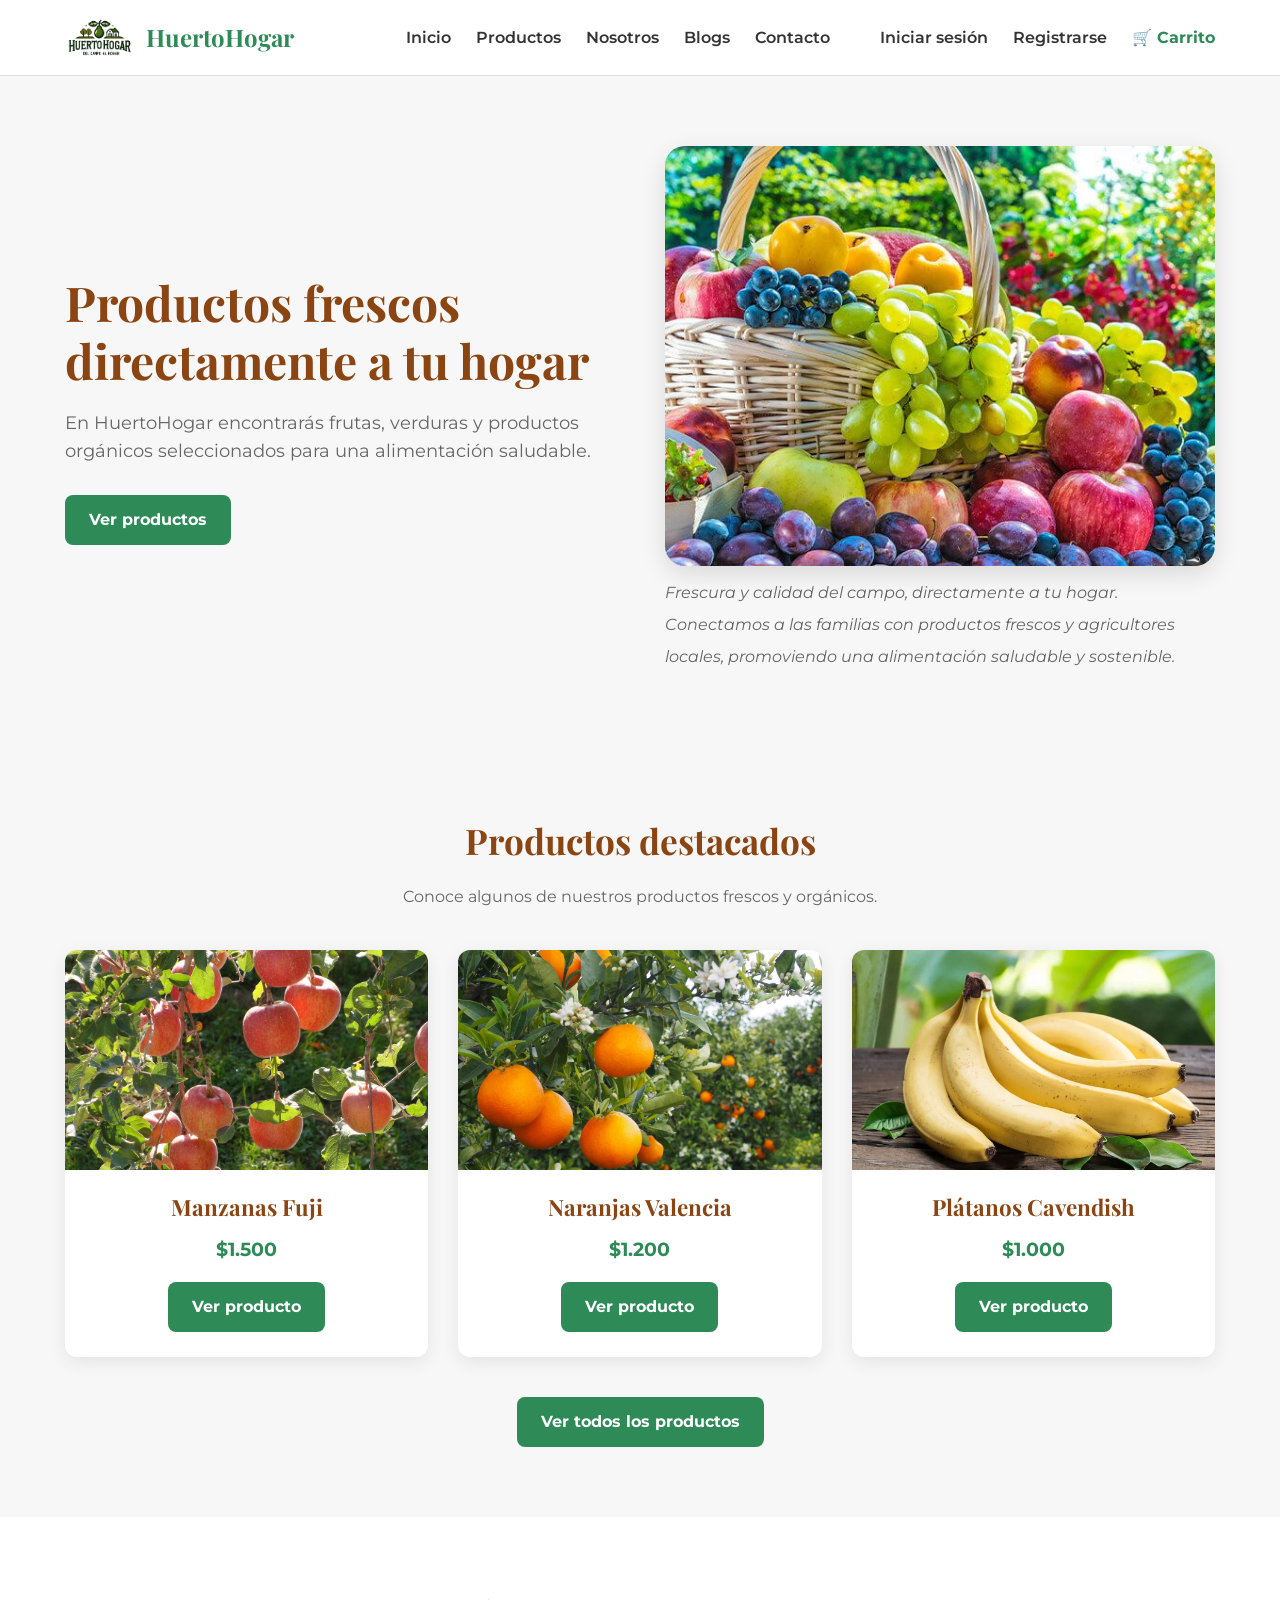
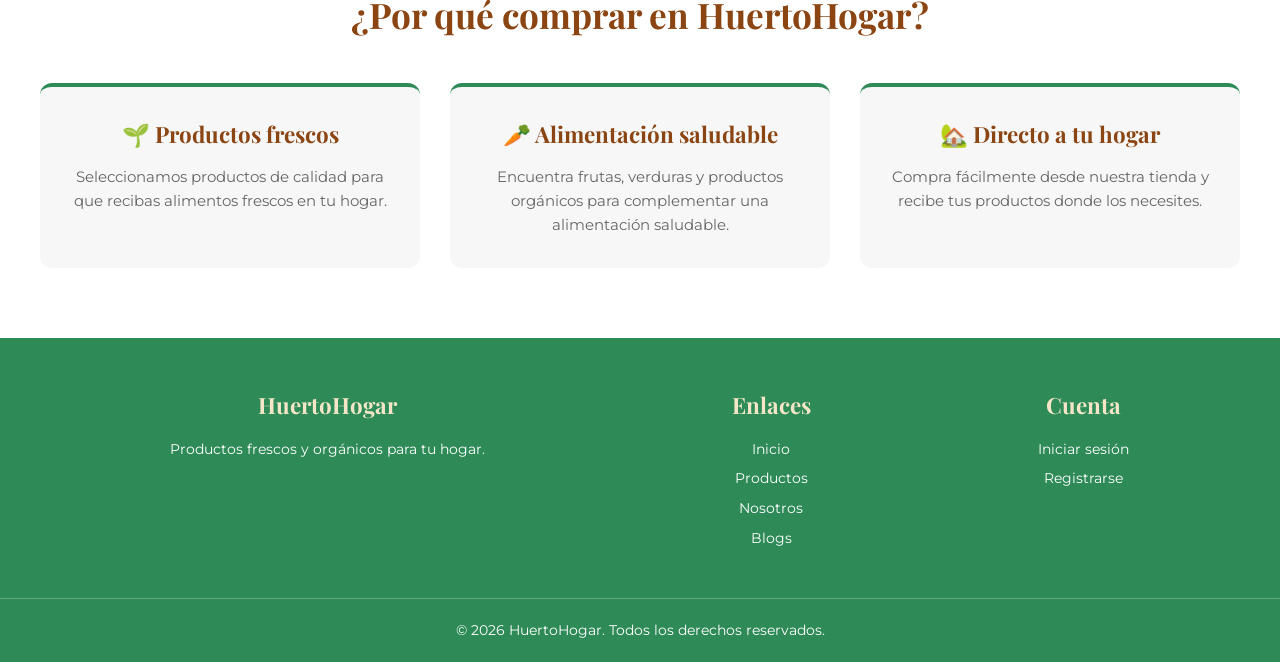
<file: proyecto-semestral/frontend/index.html>
<!DOCTYPE html>
<html lang="es">

<head>
    <meta charset="UTF-8">
    <meta name="viewport" content="width=device-width, initial-scale=1.0">
    <title>HuertoHogar | Productos frescos y orgánicos</title>
    <link rel="stylesheet" href="css/styles.css">
    <link rel="icon" type="image/png" href="img/logo.png">
</head>

<body>
    <!-- ==================== HEADER ==================== -->
    <header>
        <nav>
            <!-- Logo -->
            <a href="index.html" class="logo-link">
                <img src="img/logo.png" alt="HuertoHogar Logo" class="img-logo">
                <span class="logo-texto">HuertoHogar</span>
            </a>
            <!-- Menú de navegación -->
            <ul class="menu">
                <li>
                    <a href="index.html">Inicio</a>
                </li>
                <li>
                    <a href="productos.html">Productos</a>
                </li>
                <li>
                    <a href="nosotros.html">Nosotros</a>
                </li>
                <li>
                    <a href="blogs.html">Blogs</a>
                </li>
                <li>
                    <a href="contacto.html">Contacto</a>
                </li>
                <div>

                </div>
                <li>
                    <a href="login.html">Iniciar sesión</a>
                </li>
                <li>
                    <a href="registro.html">Registrarse</a>
                </li>

                <li>
                    <a href="carrito-compras.html" id="carrito-link">
                        🛒 Carrito
                    </a>
                </li>

            </ul>
        </nav>
    </header>

    <!-- ==================== CONTENIDO PRINCIPAL ==================== -->
    <main>
        <!-- ==================== SECCIÓN PRINCIPAL ==================== -->
        <section class="cuerpo">
            <div class="cuerpo-contenido">
                <h1>
                    Productos frescos directamente a tu hogar
                </h1>
                <p>
                    En HuertoHogar encontrarás frutas, verduras y productos
                    orgánicos seleccionados para una alimentación saludable.
                </p>

                <a href="productos.html" class="boton">
                    Ver productos
                </a>
            </div>
            <div class="cuerpo-imagen">
                <img src="img/frutaEslogan.png" alt="Frutas y verduras frescas">
                <p> Frescura y calidad del campo, directamente a tu hogar. </p>

                <p> Conectamos a las familias con productos frescos y
                    agricultores locales, promoviendo una alimentación
                    saludable y sostenible. </p>
            </div>
        </section>

        <!-- ==================== PRODUCTOS DESTACADOS ==================== -->
        <section class="productos-destacados">
            <h2>
                Productos destacados
            </h2>
            <p class="descripcion-seccion">
                Conoce algunos de nuestros productos frescos y orgánicos.
            </p>
            <!--
                Este contenedor será utilizado posteriormente
                por productos.js para mostrar los productos.
            -->
            <div id="lista-productos" class="lista-productos">
                <!-- Producto destacado 1 -->
                <article class="producto">
                    <img src="img/ManzanasFuji.png" alt="Manzanas Fuji">
                    <h3>
                        Manzanas Fuji
                    </h3>
                    <p class="precio">
                        $1.500
                    </p>
                    <a href="detalle-producto.html" class="boton">
                        Ver producto
                    </a>
                </article>

                <!-- Producto destacado 2 -->
                <article class="producto">
                    <img src="img/NaranjasValencia.png" alt="Naranjas Valencia">
                    <h3>
                        Naranjas Valencia
                    </h3>
                    <p class="precio">
                        $1.200
                    </p>
                    <a href="detalle-producto.html" class="boton">
                        Ver producto
                    </a>
                </article>

                <!-- Producto destacado 3 -->
                <article class="producto">
                    <img src="img/PlátanosCavendish.png" alt="Plátanos Cavendish">
                    <h3>
                        Plátanos Cavendish
                    </h3>
                    <p class="precio">
                        $1.000
                    </p>
                    <a href="detalle-producto.html" class="boton">
                        Ver producto
                    </a>
                </article>
            </div>
            <div class="contenedor-boton">
                <a href="productos.html" class="boton">
                    Ver todos los productos
                </a>
            </div>
        </section>

        <!-- ==================== INFORMACIÓN ==================== -->
        <section class="informacion">
            <h2>
                ¿Por qué comprar en HuertoHogar?
            </h2>
            <div class="beneficios">
                <article class="beneficio">
                    <h3>
                        🌱 Productos frescos
                    </h3>
                    <p>
                        Seleccionamos productos de calidad para que
                        recibas alimentos frescos en tu hogar.
                    </p>
                </article>

                <article class="beneficio">
                    <h3>
                        🥕 Alimentación saludable
                    </h3>
                    <p>
                        Encuentra frutas, verduras y productos orgánicos
                        para complementar una alimentación saludable.
                    </p>
                </article>
                <article class="beneficio">
                    <h3>
                        🏡 Directo a tu hogar
                    </h3>
                    <p>
                        Compra fácilmente desde nuestra tienda y
                        recibe tus productos donde los necesites.
                    </p>
                </article>
            </div>
        </section>
    </main>

    <!-- ==================== FOOTER ==================== -->
    <footer>
        <div class="footer-contenido">
            <div class="footer-seccion">
                <h3>
                    HuertoHogar
                </h3>
                <p>
                    Productos frescos y orgánicos para tu hogar.
                </p>
            </div>
            <div class="footer-seccion">
                <h3>
                    Enlaces
                </h3>
                <ul>
                    <li>
                        <a href="index.html">Inicio</a>
                    </li>
                    <li>
                        <a href="productos.html">Productos</a>
                    </li>
                    <li>
                        <a href="nosotros.html">Nosotros</a>
                    </li>
                    <li>
                        <a href="blogs.html">Blogs</a>
                    </li>
                </ul>
            </div>
            <div class="footer-seccion">
                <h3>
                    Cuenta
                </h3>
                <ul>
                    <li>
                        <a href="login.html">Iniciar sesión</a>
                    </li>
                    <li>
                        <a href="registro.html">Registrarse</a>
                    </li>
                </ul>
            </div>
        </div>

        <div class="footer-bottom">
            <p>
                &copy; 2026 HuertoHogar. Todos los derechos reservados.
            </p>
        </div>
    </footer>
    <script src="js/index.js"></script>
</body>

</html>
</file>
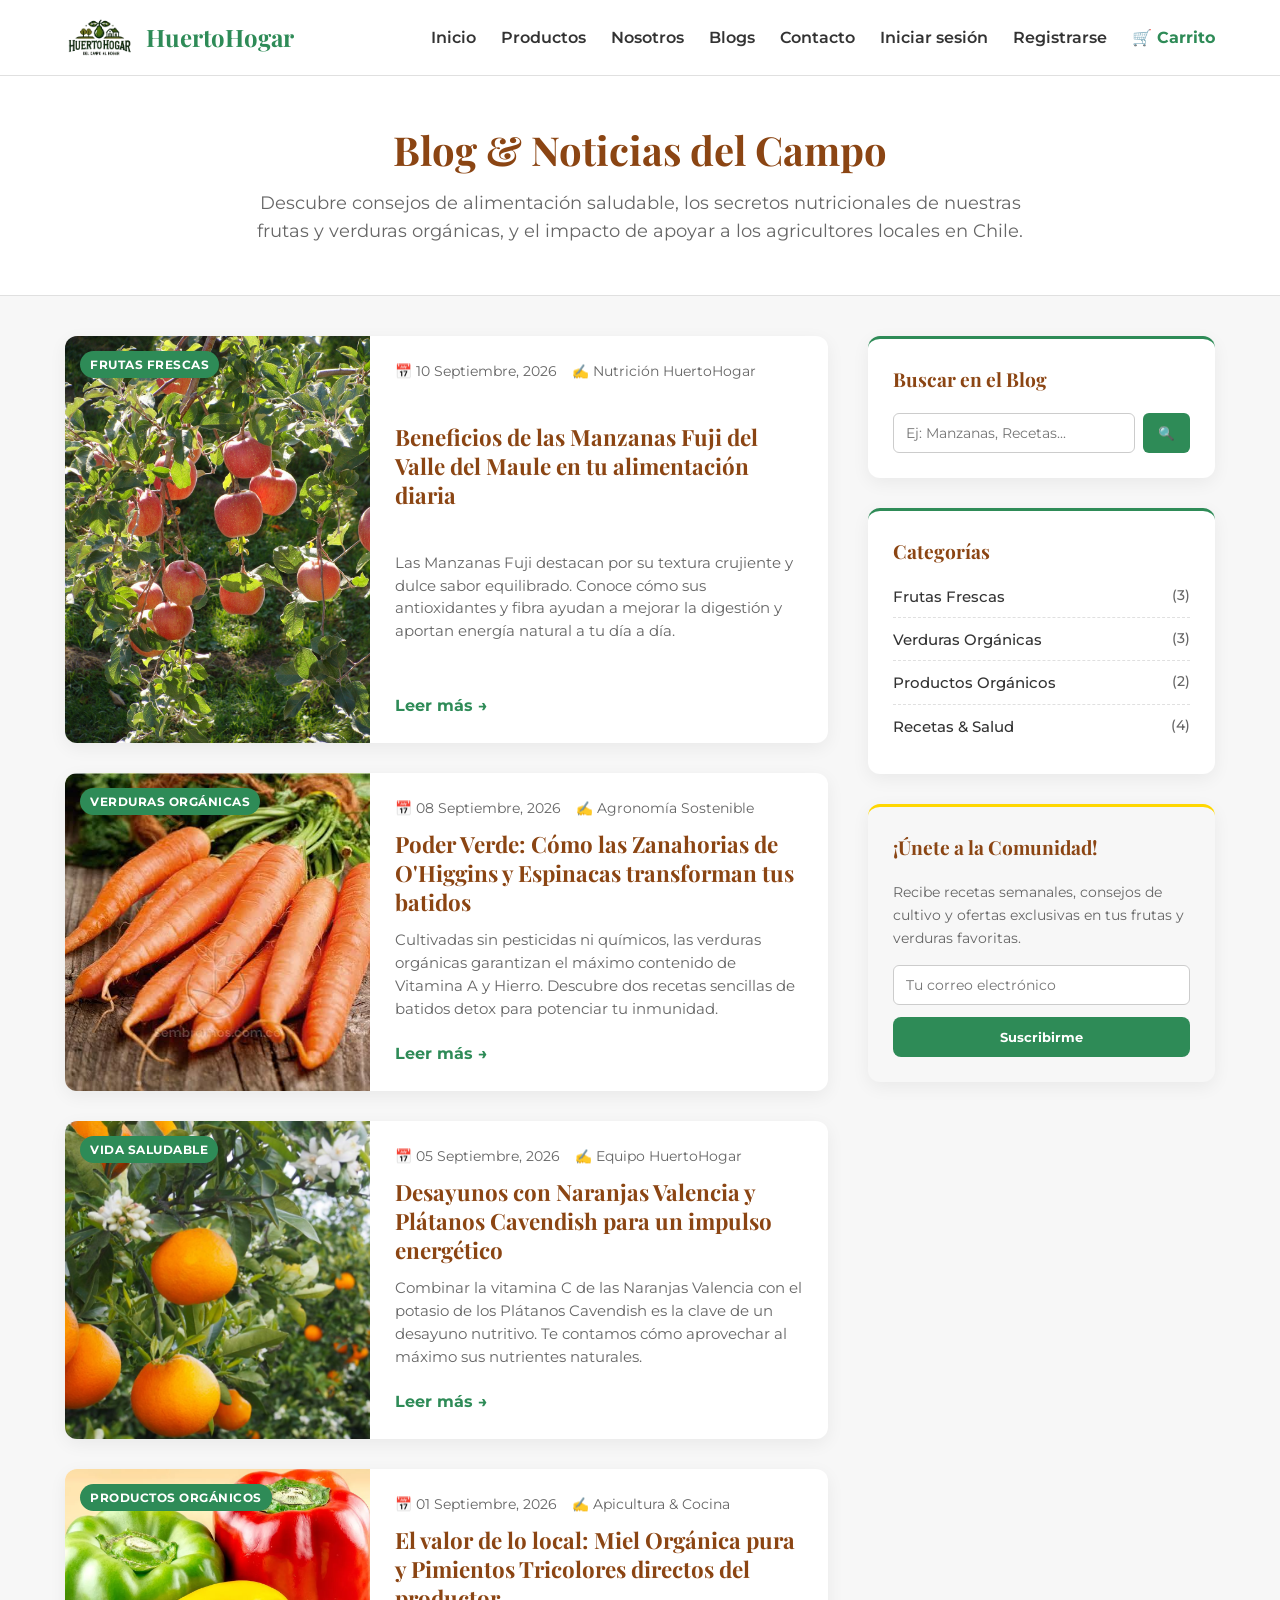
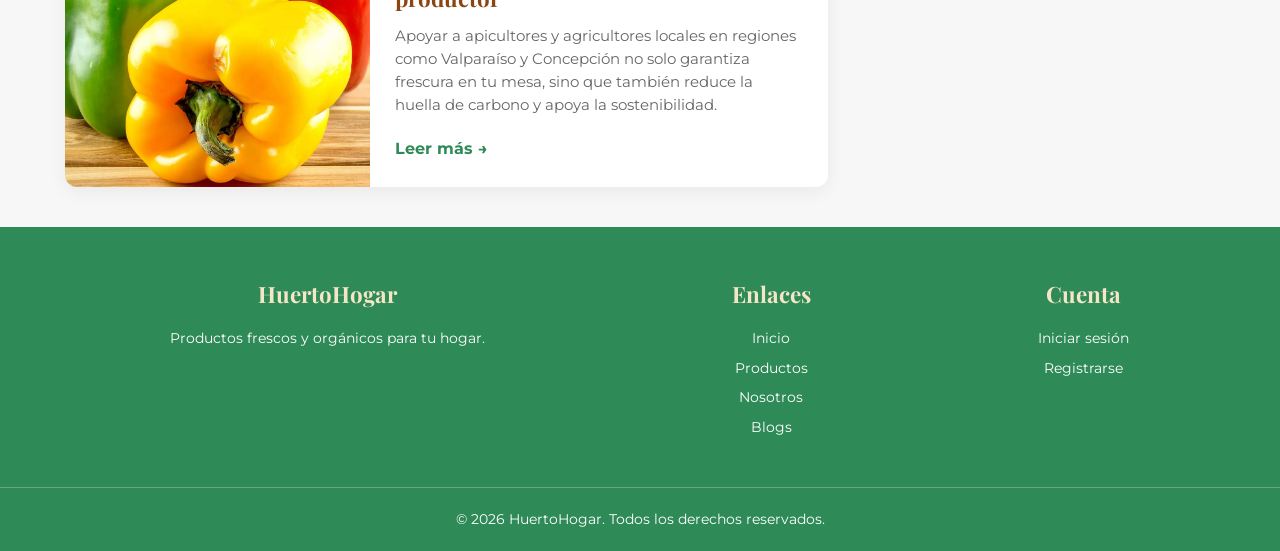
<file: proyecto-semestral/frontend/blogs.html>
<!DOCTYPE html>
<html lang="es">

<head>
    <meta charset="UTF-8">
    <meta name="viewport" content="width=device-width, initial-scale=1.0">
    <title>Blogs y Noticias | HuertoHogar</title>
    <!-- CSS General del proyecto -->
    <link rel="stylesheet" href="css/styles.css">
    <!-- CSS propio de la sección de Blogs -->
    <link rel="icon" type="image/png" href="img/logo.png">
</head>

<body>
    <!-- ==================== HEADER ==================== -->
    <header>
        <nav>
            <!-- Logo -->
            <a href="index.html" class="logo-link">
                <img src="img/logo.png" alt="HuertoHogar Logo" class="img-logo">
                <span class="logo-texto">HuertoHogar</span>
            </a>
            <!-- Menú de navegación -->
            <ul class="menu">
                <li><a href="index.html">Inicio</a></li>
                <li><a href="productos.html">Productos</a></li>
                <li><a href="nosotros.html">Nosotros</a></li>
                <li><a href="blogs.html" class="activo">Blogs</a></li>
                <li><a href="contacto.html">Contacto</a></li>
                <li><a href="login.html">Iniciar sesión</a></li>
                <li><a href="registro.html">Registrarse</a></li>
                <li>
                    <a href="carrito-compras.html" id="carrito-link">
                        🛒 Carrito
                    </a>
                </li>
            </ul>
        </nav>
    </header>

    <!-- ==================== CONTENIDO PRINCIPAL ==================== -->
    <main>
        <!-- Encabezado del Blog -->
        <section class="blog-hero">
            <div class="blog-hero-content">
                <h1>Blog & Noticias del Campo</h1>
                <p>Descubre consejos de alimentación saludable, los secretos nutricionales de nuestras frutas y verduras
                    orgánicas, y el impacto de apoyar a los agricultores locales en Chile.</p>
            </div>
        </section>

        <!-- Contenido principal de Blogs -->
        <section class="blog-container">
            <!-- Listado de Artículos / Noticias -->
            <div class="blog-grid">

                <!-- Artículo 1: Manzanas Fuji -->
                <article class="blog-card">
                    <div class="blog-img-box">
                        <img src="img/ManzanasFuji.png" alt="Manzanas Fuji del Valle del Maule">
                        <span class="blog-category">Frutas Frescas</span>
                    </div>
                    <div class="blog-content">
                        <div class="blog-meta">
                            <span>📅 10 Septiembre, 2026</span>
                            <span>✍️ Nutrición HuertoHogar</span>
                        </div>
                        <h2>Beneficios de las Manzanas Fuji del Valle del Maule en tu alimentación diaria</h2>
                        <p>Las Manzanas Fuji destacan por su textura crujiente y dulce sabor equilibrado. Conoce cómo
                            sus antioxidantes y fibra ayudan a mejorar la digestión y aportan energía natural a tu día a
                            día.</p>
                        <a href="#" class="blog-btn">Leer más →</a>
                    </div>
                </article>

                <!-- Artículo 2: Zanahorias Orgánicas & Espinacas -->
                <article class="blog-card">
                    <div class="blog-img-box">
                        <img src="img/ZanahoriasOrgánicas.png" alt="Zanahorias y Espinacas Orgánicas">
                        <span class="blog-category">Verduras Orgánicas</span>
                    </div>
                    <div class="blog-content">
                        <div class="blog-meta">
                            <span>📅 08 Septiembre, 2026</span>
                            <span>✍️ Agronomía Sostenible</span>
                        </div>
                        <h2>Poder Verde: Cómo las Zanahorias de O'Higgins y Espinacas transforman tus batidos</h2>
                        <p>Cultivadas sin pesticidas ni químicos, las verduras orgánicas garantizan el máximo contenido
                            de Vitamina A y Hierro. Descubre dos recetas sencillas de batidos detox para potenciar tu
                            inmunidad.</p>
                        <a href="#" class="blog-btn">Leer más →</a>
                    </div>
                </article>

                <!-- Artículo 3: Naranjas Valencia & Plátanos Cavendish -->
                <article class="blog-card">
                    <div class="blog-img-box">
                        <img src="img/NaranjasValencia.png" alt="Cítricos y Plátanos frescos">
                        <span class="blog-category">Vida Saludable</span>
                    </div>
                    <div class="blog-content">
                        <div class="blog-meta">
                            <span>📅 05 Septiembre, 2026</span>
                            <span>✍️ Equipo HuertoHogar</span>
                        </div>
                        <h2>Desayunos con Naranjas Valencia y Plátanos Cavendish para un impulso energético</h2>
                        <p>Combinar la vitamina C de las Naranjas Valencia con el potasio de los Plátanos Cavendish es
                            la clave de un desayuno nutritivo. Te contamos cómo aprovechar al máximo sus nutrientes
                            naturales.</p>
                        <a href="#" class="blog-btn">Leer más →</a>
                    </div>
                </article>

                <!-- Artículo 4: Pimientos Tricolores y Miel Orgánica -->
                <article class="blog-card">
                    <div class="blog-img-box">
                        <img src="img/PimientosTricolores.png" alt="Pimientos Tricolores y Miel Orgánica">
                        <span class="blog-category">Productos Orgánicos</span>
                    </div>
                    <div class="blog-content">
                        <div class="blog-meta">
                            <span>📅 01 Septiembre, 2026</span>
                            <span>✍️ Apicultura & Cocina</span>
                        </div>
                        <h2>El valor de lo local: Miel Orgánica pura y Pimientos Tricolores directos del productor</h2>
                        <p>Apoyar a apicultores y agricultores locales en regiones como Valparaíso y Concepción no solo
                            garantiza frescura en tu mesa, sino que también reduce la huella de carbono y apoya la
                            sostenibilidad.</p>
                        <a href="#" class="blog-btn">Leer más →</a>
                    </div>
                </article>

            </div>

            <!-- Barra Lateral (Sidebar) -->
            <aside class="blog-sidebar">
                <!-- Buscador -->
                <div class="sidebar-widget">
                    <h3>Buscar en el Blog</h3>
                    <form class="search-form" action="#">
                        <input type="text" placeholder="Ej: Manzanas, Recetas..." required>
                        <button type="submit">🔍</button>
                    </form>
                </div>

                <!-- Categorías -->
                <div class="sidebar-widget">
                    <h3>Categorías</h3>
                    <ul class="widget-list">
                        <li><a href="#">Frutas Frescas <span>(3)</span></a></li>
                        <li><a href="#">Verduras Orgánicas <span>(3)</span></a></li>
                        <li><a href="#">Productos Orgánicos <span>(2)</span></a></li>
                        <li><a href="#">Recetas & Salud <span>(4)</span></a></li>
                    </ul>
                </div>

                <!-- Suscripción al Newsletter -->
                <div class="sidebar-widget newsletter-widget">
                    <h3>¡Únete a la Comunidad!</h3>
                    <p>Recibe recetas semanales, consejos de cultivo y ofertas exclusivas en tus frutas y verduras
                        favoritas.</p>
                    <form class="newsletter-form">
                        <input type="email" placeholder="Tu correo electrónico" required>
                        <button type="submit" class="boton">Suscribirme</button>
                    </form>
                </div>
            </aside>
        </section>
    </main>

    <!-- ==================== FOOTER ==================== -->
    <footer>
        <div class="footer-contenido">
            <div class="footer-seccion">
                <h3>HuertoHogar</h3>
                <p>Productos frescos y orgánicos para tu hogar.</p>
            </div>
            <div class="footer-seccion">
                <h3>Enlaces</h3>
                <ul>
                    <li><a href="index.html">Inicio</a></li>
                    <li><a href="productos.html">Productos</a></li>
                    <li><a href="nosotros.html">Nosotros</a></li>
                    <li><a href="blogs.html">Blogs</a></li>
                </ul>
            </div>
            <div class="footer-seccion">
                <h3>Cuenta</h3>
                <ul>
                    <li><a href="login.html">Iniciar sesión</a></li>
                    <li><a href="registro.html">Registrarse</a></li>
                </ul>
            </div>
        </div>

        <div class="footer-bottom">
            <p>&copy; 2026 HuertoHogar. Todos los derechos reservados.</p>
        </div>
    </footer>
</body>

</html>
</file>
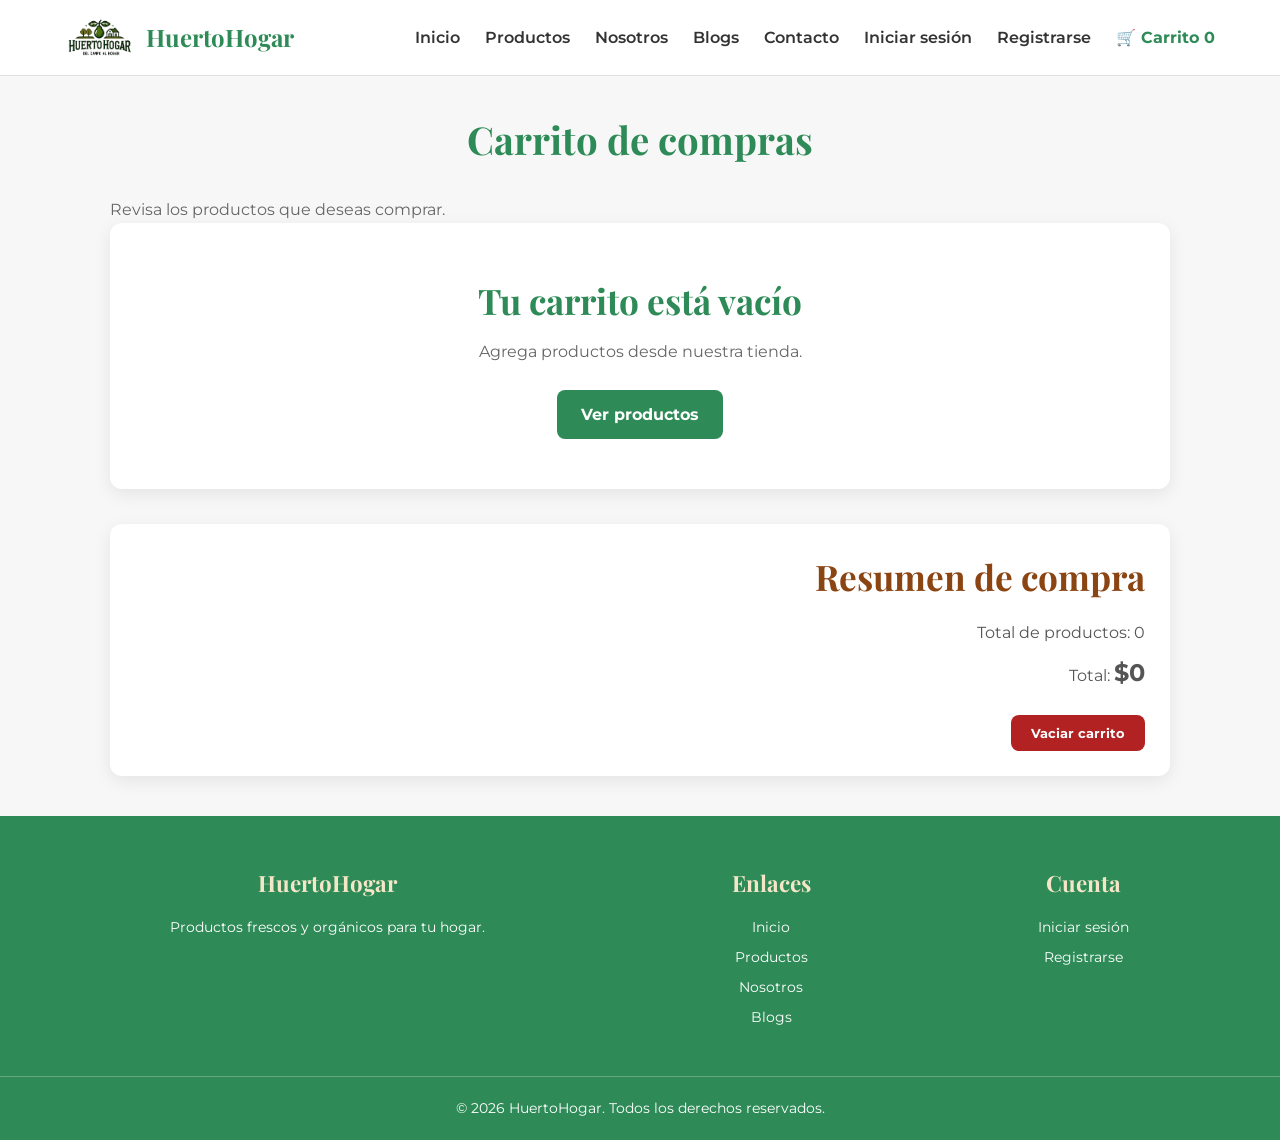
<file: proyecto-semestral/frontend/carrito-compras.html>
<!DOCTYPE html>
<html lang="es">
<head>
    <meta charset="UTF-8">
    <meta name="viewport" content="width=device-width, initial-scale=1.0">
    <title>HuertoHogar | Carrito</title>
    <link rel="stylesheet" href="css/styles.css">

    <link rel="icon" type="image/png" href="img/logo.png">
</head>

<body>

    <!-- ==================== HEADER ==================== -->
    <header>
        <nav>
            <a href="index.html" class="logo-link">
                <img
                    src="img/logo.png"
                    alt="HuertoHogar Logo"
                    class="img-logo"
                >
                <span class="logo-texto">
                    HuertoHogar
                </span>
            </a>

            <ul class="menu">
                <li>
                    <a href="index.html">
                        Inicio
                    </a>
                </li>
                <li>
                    <a href="productos.html">
                        Productos
                    </a>
                </li>
                <li>
                    <a href="nosotros.html">
                        Nosotros
                    </a>
                </li>
                <li>
                    <a href="blogs.html">
                        Blogs
                    </a>
                </li>
                <li>
                    <a href="contacto.html">Contacto</a>
                </li>
                <li>
                    <a href="login.html">
                        Iniciar sesión
                    </a>
                </li>
                <li>
                    <a href="registro.html">Registrarse</a>
                </li>
                <li>
                    <a href="carrito-compras.html" id="carrito-link">
                        🛒 Carrito
                        <span id="carrito-contador">0</span>
                    </a>
                </li>
            </ul>
        </nav>
    </header>

    <!-- ==================== CONTENIDO PRINCIPAL ==================== -->
    <main>
        <section class="carrito">
            <div class="titulo-carrito">
                <h1>
                    Carrito de compras
                </h1>
                <p>
                    Revisa los productos que deseas comprar.
                </p>
            </div>

            <!-- Productos del carrito -->
            <div id="carrito-lista">
                <!-- JavaScript agregará aquí los productos -->
            </div>

            <!-- Resumen -->
            <div id="carrito-resumen">
                <h2>
                    Resumen de compra
                </h2>
                <p>
                    Total de productos:
                    <span id="carrito-total-productos">
                        0
                    </span>
                </p>
                <p class="total-carrito">
                    Total:
                    <span id="carrito-total">
                        $0
                    </span>
                </p>
                <button
                    type="button"
                    id="vaciar-carrito"
                    class="boton boton-secundario"
                >
                    Vaciar carrito
                </button>
            </div>
        </section>
    </main>

    <!-- ==================== FOOTER ==================== -->
    <footer>
        <div class="footer-contenido">
            <div class="footer-seccion">
                <h3>
                    HuertoHogar
                </h3>
                <p>
                    Productos frescos y orgánicos para tu hogar.
                </p>
            </div>

            <div class="footer-seccion">
                <h3>
                    Enlaces
                </h3>
                <ul>
                    <li>
                        <a href="index.html">
                            Inicio
                        </a>
                    </li>
                    <li>
                        <a href="productos.html">
                            Productos
                        </a>
                    </li>
                    <li>
                        <a href="nosotros.html">
                            Nosotros
                        </a>
                    </li>
                    <li>
                        <a href="blogs.html">
                            Blogs
                        </a>
                    </li>
                </ul>
            </div>

            <div class="footer-seccion">
                <h3>
                    Cuenta
                </h3>
                <ul>
                    <li>
                        <a href="login.html">
                            Iniciar sesión
                        </a>
                    </li>
                    <li>
                        <a href="registro.html">
                            Registrarse
                        </a>
                    </li>
                </ul>
            </div>
        </div>

        <div class="footer-bottom">
            <p>
                &copy; 2026 HuertoHogar.
                Todos los derechos reservados.
            </p>
        </div>
    </footer>

    <!-- ==================== JAVASCRIPT ==================== -->
    <script src="js/carrito.js"></script>
</body>
</html>
</file>
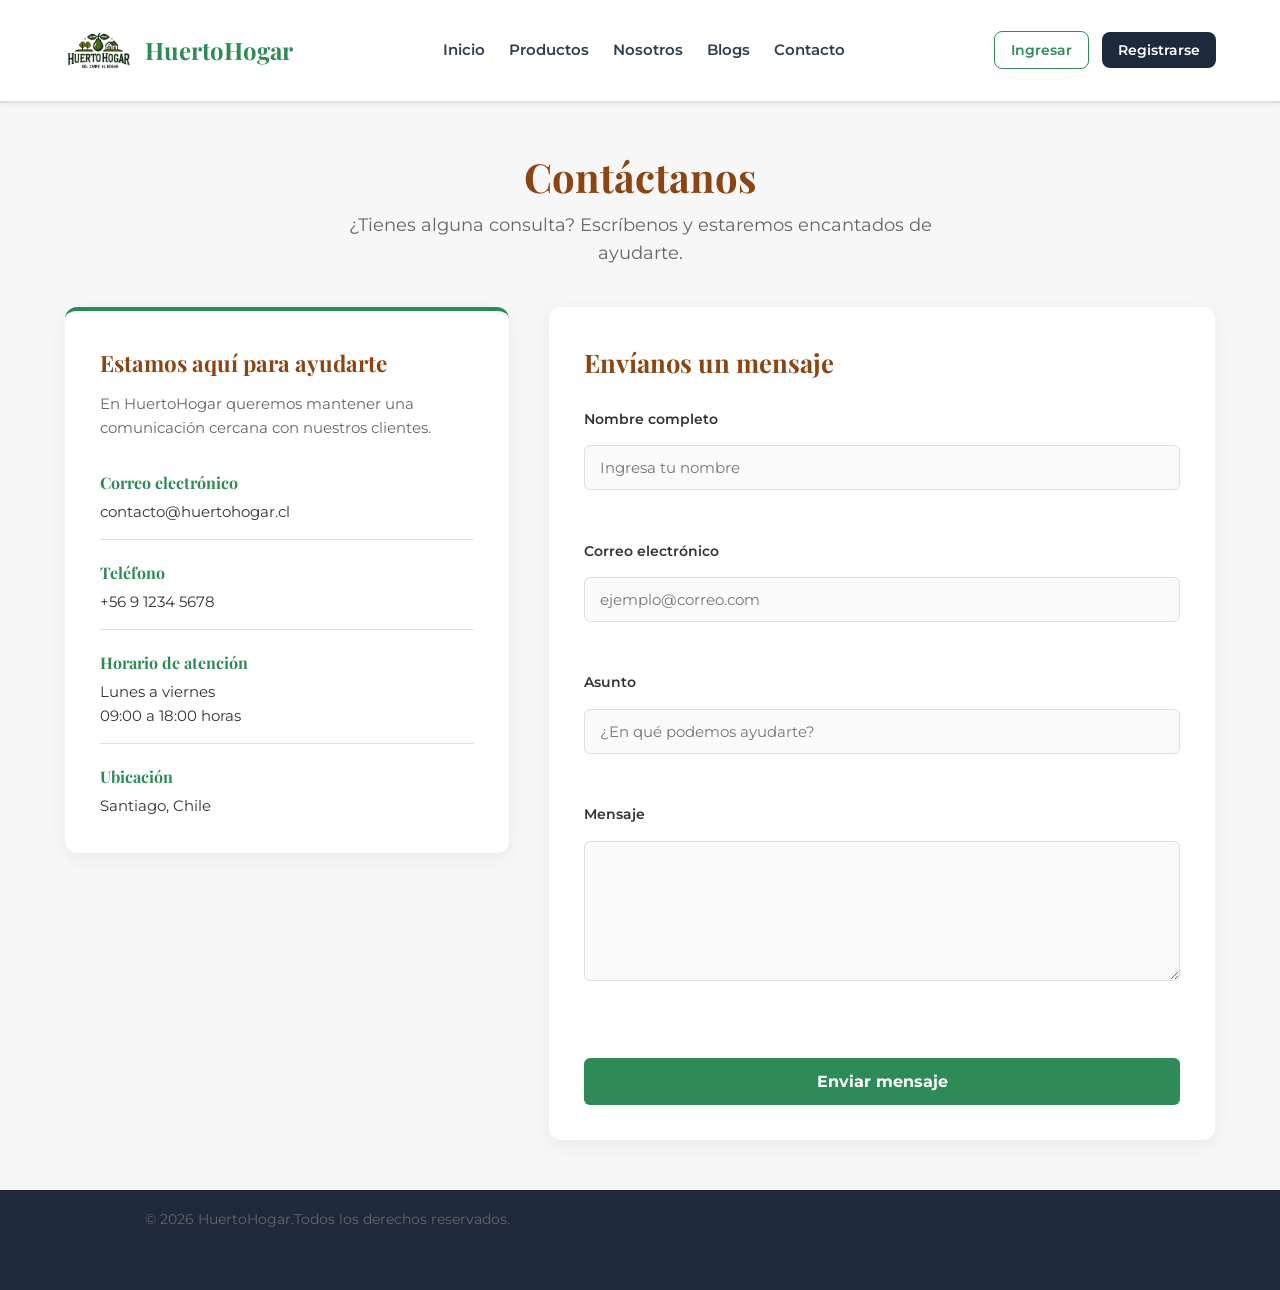
<file: proyecto-semestral/frontend/contacto.html>
<!DOCTYPE html>
<html lang="es">

<head>
    <meta charset="UTF-8">
    <meta name="viewport" content="width=device-width, initial-scale=1.0">
    <title>Contacto - HuertoHogar</title>
    <link rel="stylesheet" href="css/styles.css">
</head>

<body>
    <header class="header-principal">
        <div class="header-contenido">
            <a href="index.html" class="logo-link">
                <img src="img/logo.png" alt="Logo HuertoHogar" class="img-logo">
                <span class="logo-texto">
                    HuertoHogar
                </span>
            </a>

            <nav class="nav-principal">
                <a href="index.html">Inicio</a>
                <a href="productos.html">Productos</a>
                <a href="nosotros.html">Nosotros</a>
                <a href="blogs.html">Blogs</a>
                <a href="contacto.html" class="activo">Contacto</a>
            </nav>

            <div class="header-acciones">
                <a href="login.html" class="btn-login">Ingresar</a>
                <a href="registro.html" class="btn-registro">Registrarse</a>
            </div>
        </div>
    </header>


    <main>
        <section class="seccion-contacto">
            <div class="encabezado-seccion">
                <h1>
                    Contáctanos
                </h1>
                <p>
                    ¿Tienes alguna consulta?
                    Escríbenos y estaremos encantados de ayudarte.
                </p>
            </div>

            <div class="contenedor-contacto">
                <section class="informacion-contacto">
                    <h3>
                        Estamos aquí para ayudarte
                    </h3>
                    <p>
                        En HuertoHogar queremos mantener una
                        comunicación cercana con nuestros clientes.
                    </p>
                    <div class="dato-contacto">
                        <h3>
                            Correo electrónico
                        </h3>
                        <p>
                            contacto@huertohogar.cl
                        </p>
                    </div>
                    <div class="dato-contacto">
                        <h3>
                            Teléfono
                        </h3>
                        <p>
                            +56 9 1234 5678
                        </p>
                    </div>
                    <div class="dato-contacto">
                        <h3>
                            Horario de atención
                        </h3>
                        <p>
                            Lunes a viernes
                            <br>
                            09:00 a 18:00 horas
                        </p>
                    </div>
                    <div class="dato-contacto">
                        <h3>
                            Ubicación
                        </h3>
                        <p>
                            Santiago, Chile
                        </p>
                    </div>
                </section>
                <section class="formulario-contacto">
                    <h2>
                        Envíanos un mensaje
                    </h2>
                    <form id="formContacto">
                        <div class="campo-form">
                            <label for="contactoNombre">
                                Nombre completo
                            </label>
                            <input
                                type="text"
                                id="contactoNombre"
                                name="nombre"
                                placeholder="Ingresa tu nombre"
                                maxlength="100"
                                required
                            >
                            <p
                                id="errorContactoNombre"
                                class="mensaje-error">
                            </p>
                        </div>
                        <div class="campo-form">
                            <label for="contactoEmail">
                                Correo electrónico
                            </label>
                            <input
                                type="email"
                                id="contactoEmail"
                                name="email"
                                placeholder="ejemplo@correo.com"
                                maxlength="100"
                                required
                            >
                            <p
                                id="errorContactoEmail"
                                class="mensaje-error">
                            </p>
                        </div>
                        <div class="campo-form">
                            <label for="contactoAsunto">
                                Asunto
                            </label>
                            <input
                                type="text"
                                id="contactoAsunto"
                                name="asunto"
                                placeholder="¿En qué podemos ayudarte?"
                                maxlength="100"
                                required
                            >
                            <p
                                id="errorContactoAsunto"
                                class="mensaje-error">
                            </p>
                        </div>
                        <div class="campo-form">
                            <label for="contactoMensaje">
                                Mensaje
                            </label>
                            <textarea
                                id="contactoMensaje"
                                name="mensaje"
                                rows="6"
                                maxlength="500"
                                placeholder="Escribe tu mensaje..."
                                required>
                            </textarea>
                            <p
                                id="errorContactoMensaje"
                                class="mensaje-error">
                            </p>
                        </div>
                        <p
                            id="mensajeContacto"
                            class="mensaje-error">
                        </p>
                        <button
                            type="submit"
                            class="btn-primario">

                            Enviar mensaje
                        </button>
                    </form>
                </section>
            </div>
        </section>
    </main>

    <footer class="footer-principal">
        <div class="footer-contenido">
            <p>&copy; 2026 HuertoHogar.Todos los derechos reservados.</p>
        </div>
    </footer>

    <script src="js/validaciones-contacto.js"></script>

</body>
</html>
</file>
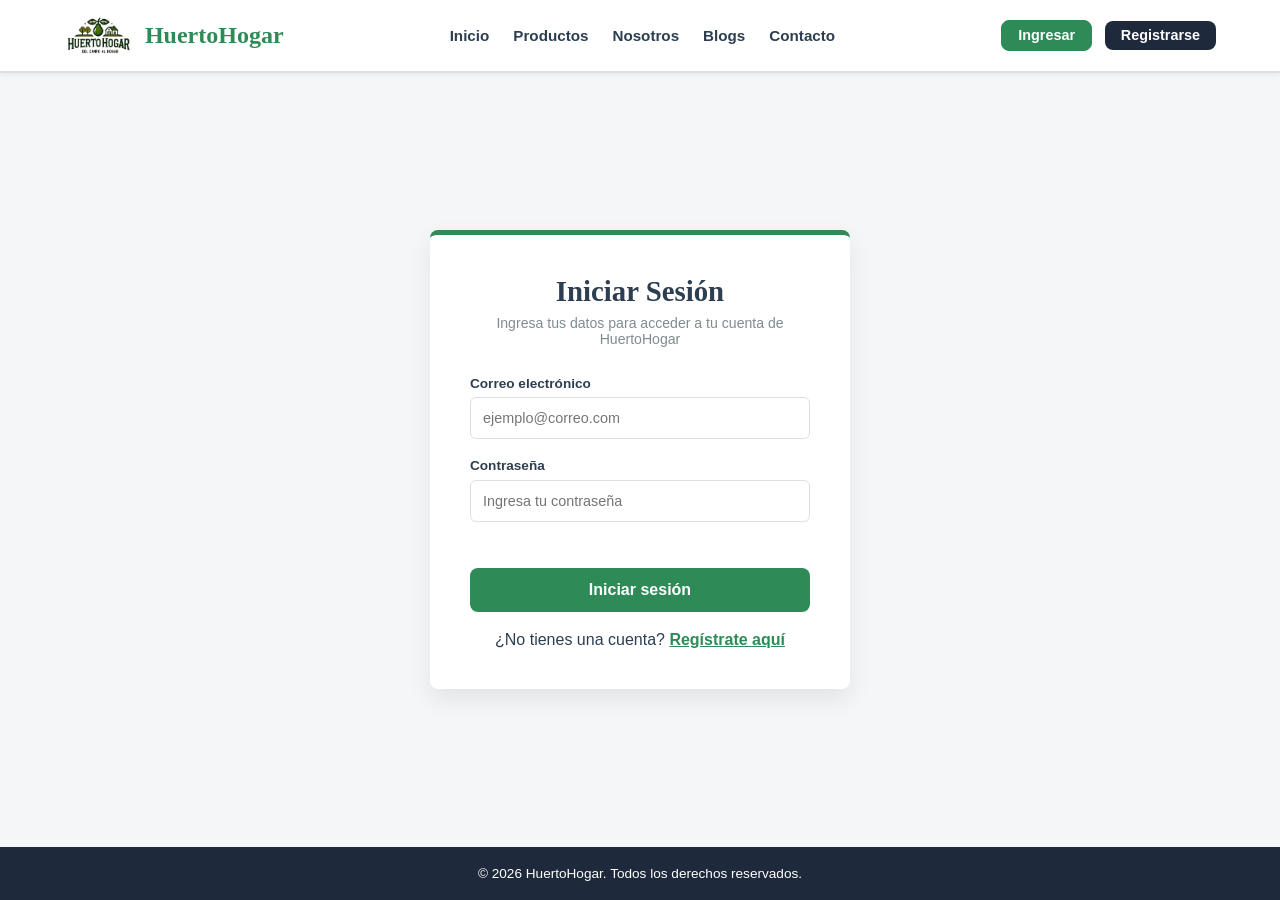
<file: proyecto-semestral/frontend/login.html>
<!DOCTYPE html>
<html lang="es">
<head>
    <meta charset="UTF-8">
    <meta name="viewport" content="width=device-width, initial-scale=1.0">
    <title>Iniciar Sesión - HuertoHogar</title>
    <!-- CSS administrativo / principal -->
    <link rel="stylesheet" href="css/admin.css">
</head>
<body class="body-publico">

    <!-- 1. EN EL ENCABEZADO / BARRA SUPERIOR DE NAVEGACIÓN -->
    <header class="header-principal">
        <div class="header-contenido">
            <a href="index.html" class="logo-link">
                <img src="img/logo.png" alt="HuertoHogar Logo" class="img-logo">
                <span class="logo-texto">HuertoHogar</span>
            </a>
            <nav class="nav-principal">
                <a href="index.html">Inicio</a>
                <a href="productos.html">Productos</a>
                <a href="nosotros.html">Nosotros</a>
                <a href="blogs.html">Blogs</a>
                <a href="contacto.html">Contacto</a>
            </nav>
            
            <!-- >>> AQUÍ VA EL BOTÓN REGISTRARSE DE LA BARRA SUPERIOR <<< -->
            <div class="header-acciones">
                <a href="login.html" class="btn-login activo">Ingresar</a>
                <a href="registro.html" class="btn-registro">Registrarse</a>
            </div>
            
        </div>
    </header>

    <main class="seccion-login">
        <section class="card-auth">

            <div class="encabezado-auth">
                <h2>Iniciar Sesión</h2>
                <p>Ingresa tus datos para acceder a tu cuenta de HuertoHogar</p>
            </div>

            <form id="loginForm">

                <!-- Correo -->
                <div class="campo-form">
                    <label for="correo">Correo electrónico</label>
                    <input
                        type="email"
                        id="correo"
                        name="correo"
                        placeholder="ejemplo@correo.com"
                        required
                    >
                </div>

                <!-- Contraseña -->
                <div class="campo-form">
                    <label for="password">Contraseña</label>
                    <input
                        type="password"
                        id="password"
                        name="password"
                        placeholder="Ingresa tu contraseña"
                        required
                    >
                </div>

                <!-- Mensaje de error -->
                <p id="mensajeError" class="mensaje-error"></p>

                <!-- Botón de ingresar -->
                <button type="submit" class="btn-primario">
                    Iniciar sesión
                </button>

            </form>

            <!-- 2. DEBAJO DEL FORMULARIO DE INICIO DE SESIÓN -->
            <!-- >>> AQUÍ VA EL TEXTO / ENLACE DE REGISTRARSE AL PIE DEL CUADRO <<< -->
            <div style="margin-top: 1.2rem; text-align: center;">
                <p>
                    ¿No tienes una cuenta?
                    <a href="registro.html" style="color: var(--acento-verde); font-weight: 600;">Regístrate aquí</a>
                </p>
            </div>

        </section>
    </main>

    <footer class="footer-principal">
        <div class="footer-contenido">
            <p>&copy; 2026 HuertoHogar. Todos los derechos reservados.</p>
        </div>
    </footer>

    <!-- JavaScript del login -->
    <script src="js/login.js"></script>

</body>
</html>
</file>
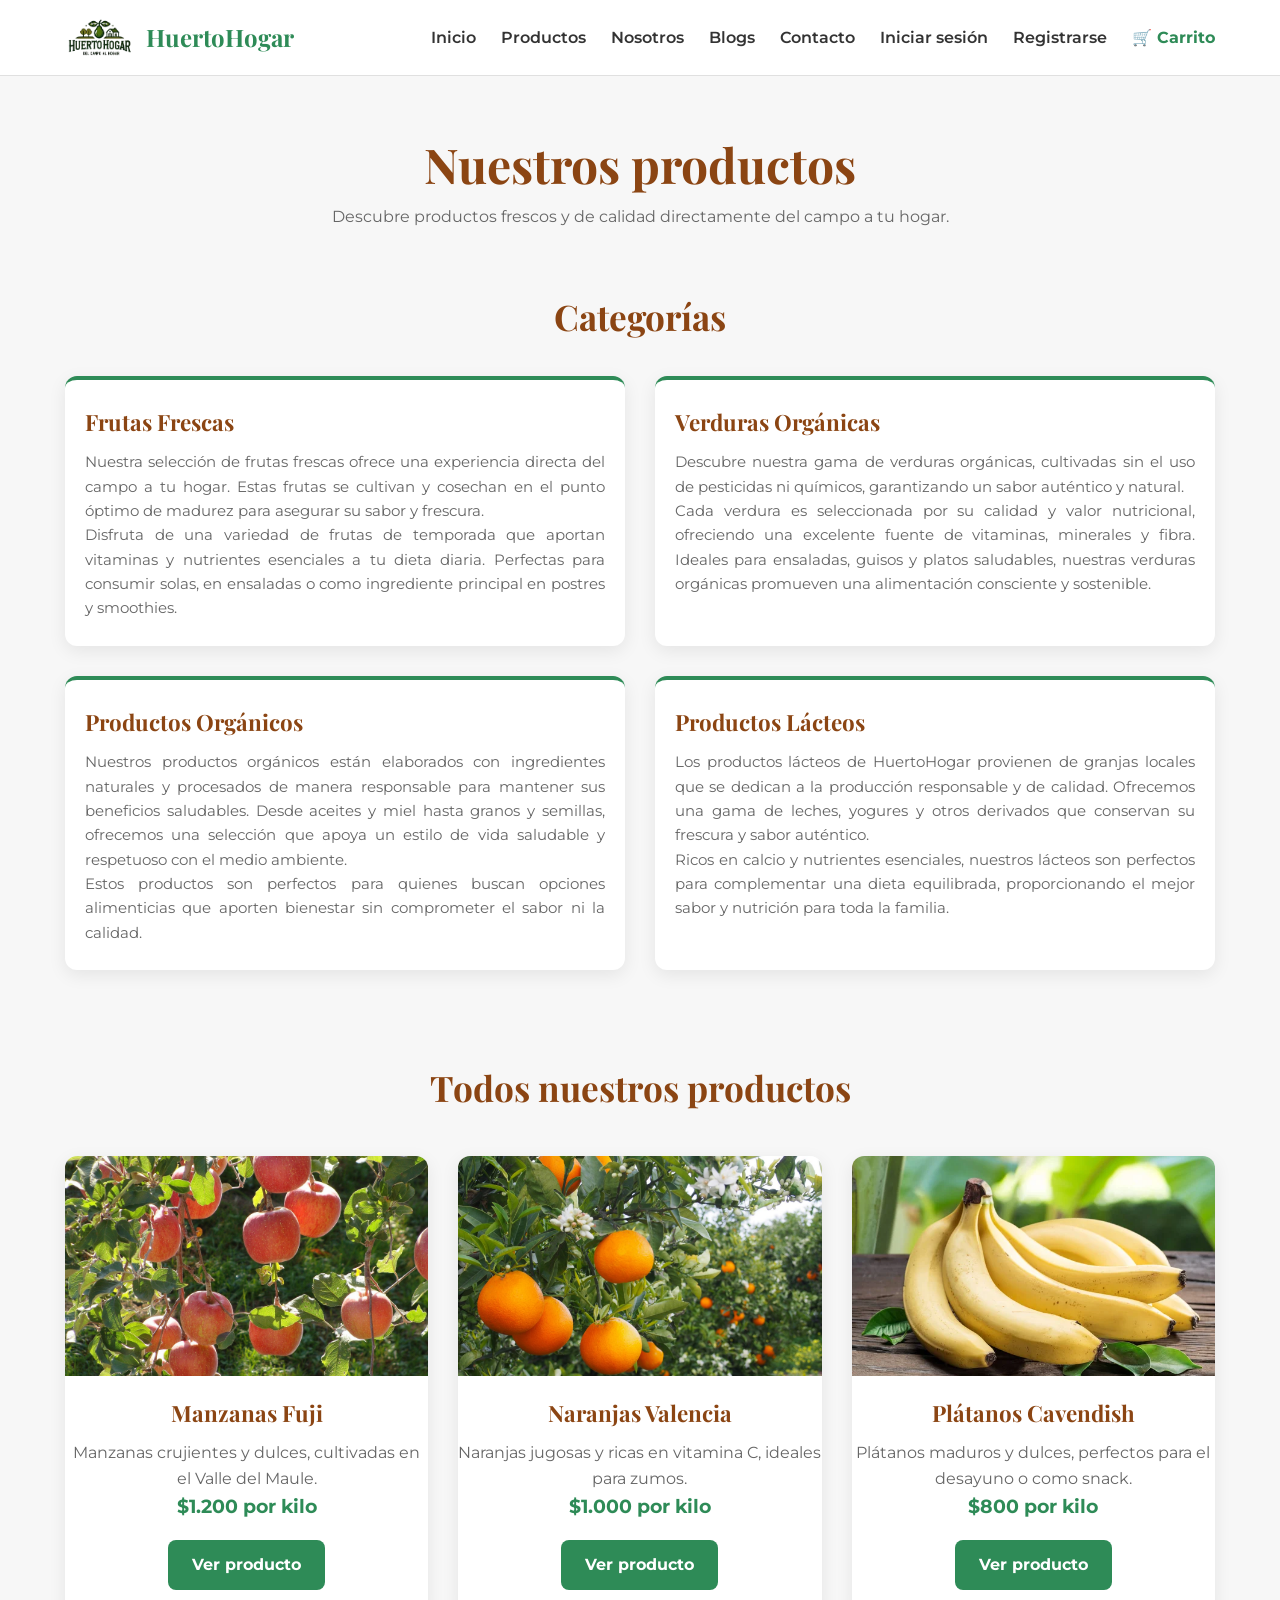
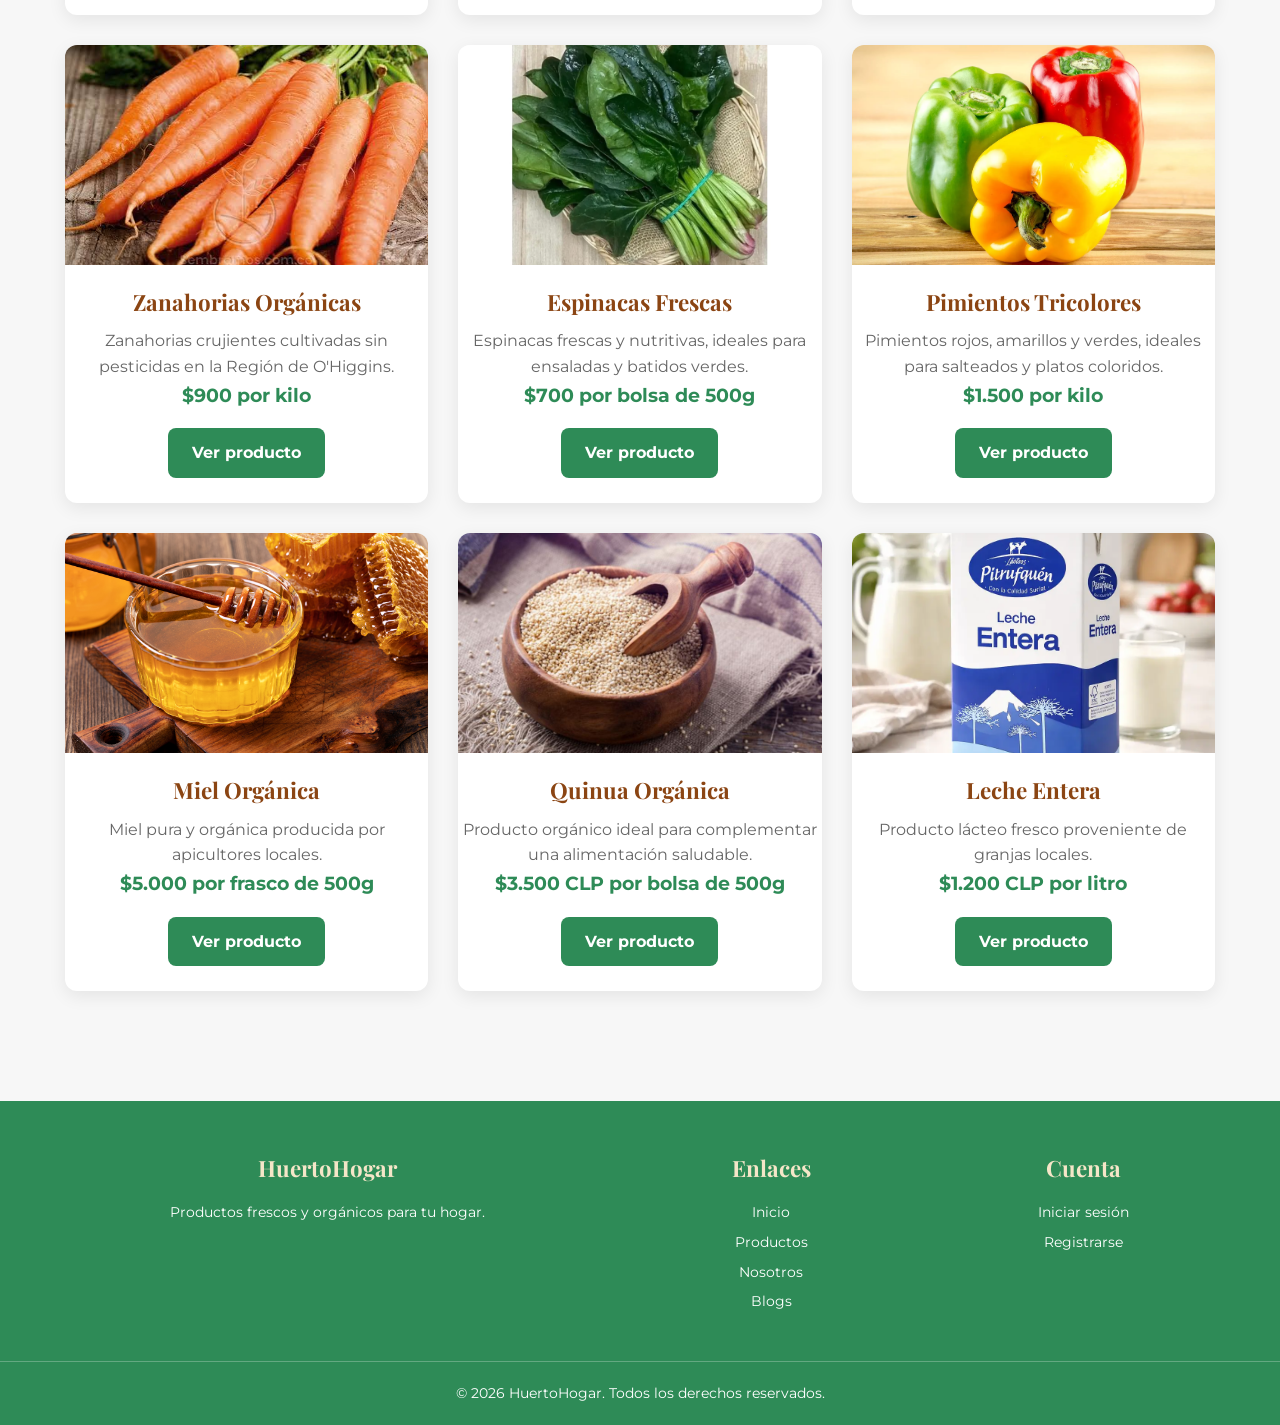
<file: proyecto-semestral/frontend/productos.html>
<!DOCTYPE html>

<html lang="es">

<head>
    <meta charset="UTF-8">
    <meta name="viewport" content="width=device-width, initial-scale=1.0">
    <title>HuertoHogar | Productos</title>
    <link rel="stylesheet" href="css/styles.css">
    <link rel="icon" type="image/png" href="img/logo.png">
</head>

<body>
    <!-- ==================== HEADER ==================== -->
    <header>
        <nav>
            <a href="index.html" class="logo-link">
                <img src="img/logo.png" alt="HuertoHogar Logo" class="img-logo">
                <span class="logo-texto">HuertoHogar</span>
            </a>
            <ul class="menu">
                <li>
                    <a href="index.html">Inicio</a>
                </li>
                <li>
                    <a href="productos.html">Productos</a>
                </li>
                <li>
                    <a href="nosotros.html">Nosotros</a>
                </li>
                <li>
                    <a href="blogs.html">Blogs</a>
                </li>
                <li>
                    <a href="contacto.html">Contacto</a>
                </li>
                <li>
                    <a href="login.html">Iniciar sesión</a>
                </li>
                <li>
                    <a href="registro.html">Registrarse</a>
                </li>
                <li>
                    <a href="carrito-compras.html" id="carrito-link">
                        🛒 Carrito
                    </a>
                </li>
            </ul>
        </nav>
    </header>

    <!-- ==================== CONTENIDO PRINCIPAL ==================== -->
    <main>
        <!-- Título de la página -->
        <section class="titulo-productos">
            <h1>
                Nuestros productos
            </h1>
            <p>
                Descubre productos frescos y de calidad directamente del campo a tu hogar.
            </p>
        </section>

        <!-- ==================== CATEGORÍAS ==================== -->
        <section class="categorias">
            <h2>
                Categorías
            </h2>
            <div class="lista-categorias">
                <article class="categoria">
                    <h3>
                        Frutas Frescas
                    </h3>
                    <p>
                        Nuestra selección de frutas frescas ofrece una experiencia directa del campo a
                        tu hogar. Estas frutas se cultivan y cosechan en el punto óptimo de madurez para asegurar
                        su sabor y frescura.
                    </p>
                    <p>
                        Disfruta de una variedad de frutas de temporada que aportan vitaminas
                        y nutrientes esenciales a tu dieta diaria. Perfectas para consumir solas, en ensaladas o como
                        ingrediente principal en postres y smoothies.
                    </p>
                </article>

                <article class="categoria">
                    <h3>
                        Verduras Orgánicas
                    </h3>
                    <p>
                        Descubre nuestra gama de verduras orgánicas, cultivadas sin el uso de
                        pesticidas ni químicos, garantizando un sabor auténtico y natural.
                    </p>
                    <p>
                        Cada verdura es
                        seleccionada por su calidad y valor nutricional, ofreciendo una excelente fuente de
                        vitaminas, minerales y fibra. Ideales para ensaladas, guisos y platos saludables, nuestras
                        verduras orgánicas promueven una alimentación consciente y sostenible.
                    </p>
                </article>
            </div>
            <div class="lista-categorias">
                <article class="categoria">
                    <h3>
                        Productos Orgánicos
                    </h3>
                    <p>
                        Nuestros productos orgánicos están elaborados con ingredientes naturales y
                        procesados de manera responsable para mantener sus beneficios saludables. Desde aceites
                        y miel hasta granos y semillas, ofrecemos una selección que apoya un estilo de vida
                        saludable y respetuoso con el medio ambiente.
                    </p>
                    <p>
                        Estos productos son perfectos para quienes
                        buscan opciones alimenticias que aporten bienestar sin comprometer el sabor ni la calidad.
                    </p>
                </article>

                <article class="categoria">
                    <h3>
                        Productos Lácteos
                    </h3>
                    <p>
                        Los productos lácteos de HuertoHogar provienen de granjas locales que se
                        dedican a la producción responsable y de calidad. Ofrecemos una gama de leches, yogures
                        y otros derivados que conservan su frescura y sabor auténtico.
                    </p>
                    <p>
                        Ricos en calcio y nutrientes
                        esenciales, nuestros lácteos son perfectos para complementar una dieta equilibrada,
                        proporcionando el mejor sabor y nutrición para toda la familia.
                    </p>
                </article>
            </div>
        </section>

        <!-- ==================== CATÁLOGO ==================== -->
        <section class="catalogo">
            <h2>
                Todos nuestros productos
            </h2>
            <div class="lista-productos">
                <!-- Manzanas -->
                <article class="producto">
                    <img src="img/ManzanasFuji.png" alt="Manzanas Fuji">
                    <h3>
                        Manzanas Fuji
                    </h3>
                    <p>
                        Manzanas crujientes y dulces, cultivadas en el Valle del Maule.
                    </p>
                    <p class="precio">
                        $1.200 por kilo
                    </p>
                    <a href="detalle-producto.html" class="boton">
                        Ver producto
                    </a>
                </article>

                <!-- Naranjas -->
                <article class="producto">
                    <img src="img/NaranjasValencia.png" alt="Naranjas Valencia">
                    <h3>
                        Naranjas Valencia
                    </h3>
                    <p>
                        Naranjas jugosas y ricas en vitamina C, ideales para zumos.
                    </p>
                    <p class="precio">
                        $1.000 por kilo
                    </p>
                    <a href="detalle-producto.html" class="boton">
                        Ver producto
                    </a>
                </article>

                <!-- Plátanos -->
                <article class="producto">
                    <img src="img/PlátanosCavendish.png" alt="Plátanos Cavendish">
                    <h3>
                        Plátanos Cavendish
                    </h3>
                    <p>
                        Plátanos maduros y dulces, perfectos para el desayuno
                        o como snack.
                    </p>
                    <p class="precio">
                        $800 por kilo
                    </p>
                    <a href="detalle-producto.html" class="boton">
                        Ver producto
                    </a>
                </article>

                <!-- Zanahorias -->
                <article class="producto">
                    <img src="img/ZanahoriasOrgánicas.png" alt="Zanahorias Orgánicas">
                    <h3>
                        Zanahorias Orgánicas
                    </h3>
                    <p>
                        Zanahorias crujientes cultivadas sin pesticidas
                        en la Región de O'Higgins.
                    </p>
                    <p class="precio">
                        $900 por kilo
                    </p>
                    <a href="detalle-producto.html" class="boton">
                        Ver producto
                    </a>
                </article>

                <!-- Espinacas -->
                <article class="producto">
                    <img src="img/EspinacasFrescas.png" alt="Espinacas Frescas">
                    <h3>
                        Espinacas Frescas
                    </h3>
                    <p>
                        Espinacas frescas y nutritivas, ideales para ensaladas
                        y batidos verdes.
                    </p>
                    <p class="precio">
                        $700 por bolsa de 500g
                    </p>
                    <a href="detalle-producto.html" class="boton">
                        Ver producto
                    </a>
                </article>

                <!-- Pimientos -->
                <article class="producto">
                    <img src="img/PimientosTricolores.png" alt="Pimientos Tricolores">
                    <h3>
                        Pimientos Tricolores
                    </h3>
                    <p>
                        Pimientos rojos, amarillos y verdes, ideales para
                        salteados y platos coloridos.
                    </p>
                    <p class="precio">
                        $1.500 por kilo
                    </p>
                    <a href="detalle-producto.html" class="boton">
                        Ver producto
                    </a>
                </article>

                <!-- Miel -->
                <article class="producto">
                    <img src="img/MielOrgánica.png" alt="Miel Orgánica">
                    <h3>
                        Miel Orgánica
                    </h3>
                    <p>
                        Miel pura y orgánica producida por apicultores locales.
                    </p>
                    <p class="precio">
                        $5.000 por frasco de 500g
                    </p>
                    <a href="detalle-producto.html" class="boton">
                        Ver producto
                    </a>
                </article>

                <!-- Quinua -->
                <article class="producto">
                    <img src="img/QuinuaOrgánica.png" alt="Quinua Orgánica">
                    <h3>
                        Quinua Orgánica
                    </h3>
                    <p>
                        Producto orgánico ideal para complementar
                        una alimentación saludable.
                    </p>
                    <p class="precio">
                        $3.500 CLP por bolsa de 500g
                    </p>
                    <a href="detalle-producto.html" class="boton">
                        Ver producto
                    </a>
                </article>

                <!-- Leche -->
                <article class="producto">
                    <img src="img/LecheEntera.png" alt="Leche Entera">
                    <h3>
                        Leche Entera
                    </h3>
                    <p>
                        Producto lácteo fresco proveniente de granjas locales.
                    </p>
                    <p class="precio">
                        $1.200 CLP por litro
                    </p>
                    <a href="detalle-producto.html" class="boton">
                        Ver producto
                    </a>
                </article>
            </div>
        </section>
    </main>

    <!-- ==================== FOOTER ==================== -->
    <footer>
        <div class="footer-contenido">
            <div class="footer-seccion">
                <h3>
                    HuertoHogar
                </h3>
                <p>
                    Productos frescos y orgánicos para tu hogar.
                </p>
            </div>

            <div class="footer-seccion">
                <h3>
                    Enlaces
                </h3>
                <ul>
                    <li>
                        <a href="index.html">Inicio</a>
                    </li>
                    <li>
                        <a href="productos.html">Productos</a>
                    </li>
                    <li>
                        <a href="nosotros.html">Nosotros</a>
                    </li>
                    <li>
                        <a href="blogs.html">Blogs</a>
                    </li>
                </ul>
            </div>

            <div class="footer-seccion">
                <h3>
                    Cuenta
                </h3>
                <ul>
                    <li>
                        <a href="login.html">Iniciar sesión</a>
                    </li>
                    <li>
                        <a href="registro.html">Registrarse</a>
                    </li>
                </ul>
            </div>
        </div>

        <div class="footer-bottom">
            <p>
                &copy; 2026 HuertoHogar. Todos los derechos reservados.
            </p>
        </div>
    </footer>
    <script src="js/productos.js"></script>
</body>

</html>
</file>
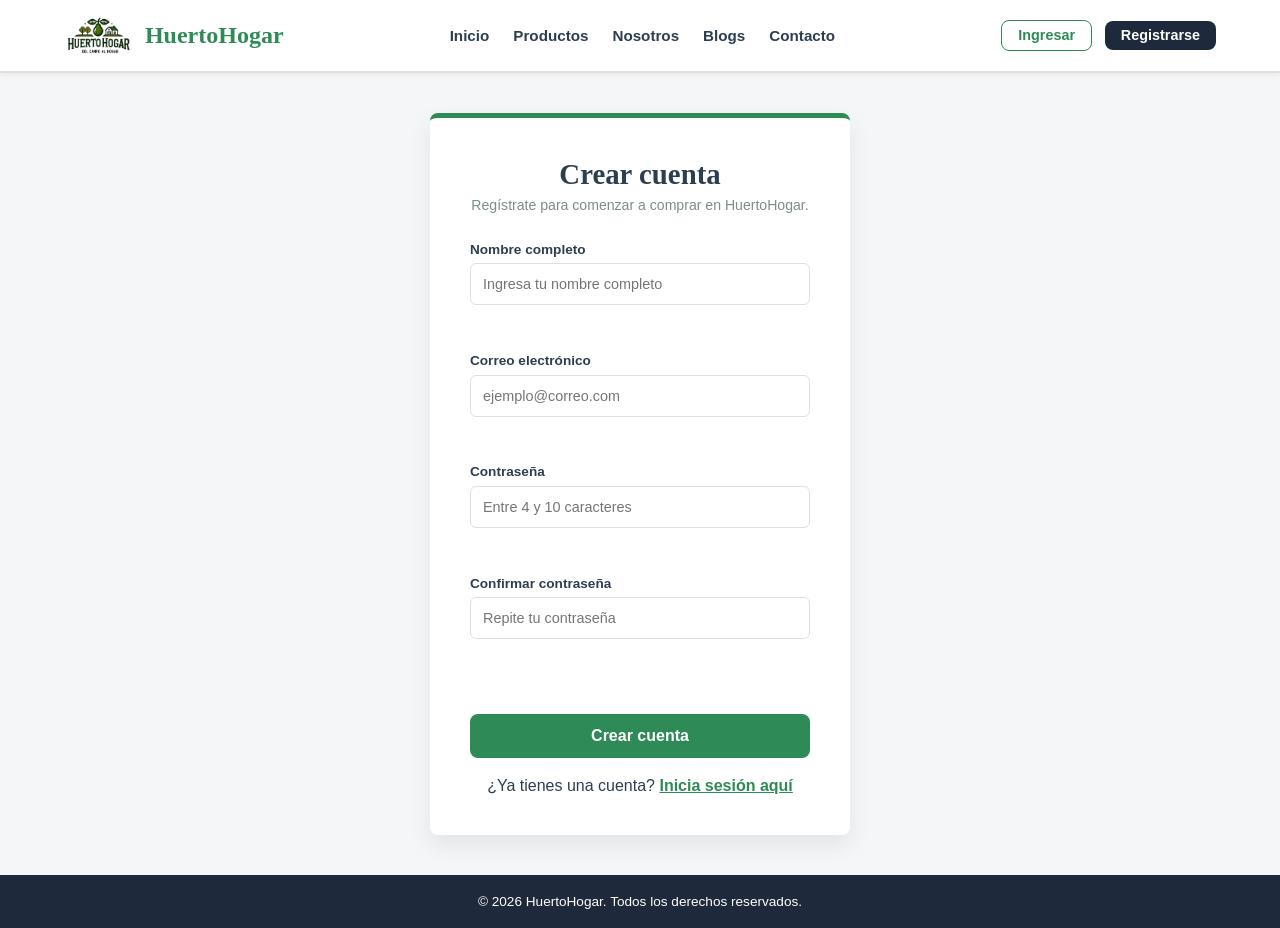
<file: proyecto-semestral/frontend/registro.html>
<!DOCTYPE html>
<html lang="es">

<head>
    <meta charset="UTF-8">
    <meta name="viewport" content="width=device-width, initial-scale=1.0">
    <title>Registrarse - HuertoHogar</title>
    <link rel="stylesheet" href="css/admin.css">
</head>


<body class="body-publico">
    <header class="header-principal">
        <div class="header-contenido">
            <a href="index.html" class="logo-link">
                <img src="img/logo.png" alt="HuertoHogar Logo" class="img-logo">
                <span class="logo-texto">HuertoHogar</span>
            </a>
            <nav class="nav-principal">
                <a href="index.html">Inicio</a>
                <a href="productos.html">Productos</a>
                <a href="nosotros.html">Nosotros</a>
                <a href="blogs.html">Blogs</a>
                <a href="contacto.html">Contacto</a>
            </nav>
            <div class="header-acciones">
                <a href="login.html" class="btn-login">Ingresar</a>
                <a href="registro.html" class="btn-registro activo">Registrarse</a>
            </div>
        </div>
    </header>
    <main class="seccion-login">
        <section class="card-auth">
            <div class="encabezado-auth">
                <h2>
                    Crear cuenta
                </h2>
                <p>
                    Regístrate para comenzar a comprar
                    en HuertoHogar.
                </p>
            </div>
            <form id="formRegistro">
                <div class="campo-form">
                    <label for="registroNombre">Nombre completo</label>
                    <input type="text" id="registroNombre" name="nombre" placeholder="Ingresa tu nombre completo"
                        maxlength="100" required>
                    <p id="errorNombre" class="mensaje-error">
                    </p>
                </div>

                <div class="campo-form">
                    <label for="registroEmail">
                        Correo electrónico
                    </label>
                    <input type="email" id="registroEmail" name="email" placeholder="ejemplo@correo.com" maxlength="100"
                        required>
                    <p id="errorEmail" class="mensaje-error">
                    </p>
                </div>

                <div class="campo-form">
                    <label for="registroPassword">Contraseña</label>
                    <input type="password" id="registroPassword" name="password" placeholder="Entre 4 y 10 caracteres"
                        minlength="4" maxlength="10" required>
                    <p id="errorPassword" class="mensaje-error">
                    </p>
                </div>

                <div class="campo-form">
                    <label for="registroPasswordConfirm">Confirmar contraseña</label>
                    <input type="password" id="registroPasswordConfirm" name="passwordConfirm"
                        placeholder="Repite tu contraseña" minlength="4" maxlength="10" required>
                    <p id="errorPasswordConfirm" class="mensaje-error">
                    </p>
                </div>

                <p id="mensajeFeedback" class="mensaje-error"></p>

                <button type="submit" class="btn-primario">Crear cuenta</button>
            </form>

            <div style="margin-top: 1.2rem; text-align: center;">
                <p>¿Ya tienes una cuenta?
                    <a href="login.html" style="color: var(--acento-verde); font-weight: 600;">
                        Inicia sesión aquí
                    </a>
                </p>
            </div>

        </section>
    </main>
    <footer class="footer-principal">
        <div class="footer-contenido">
            <p>
                &copy; 2026 HuertoHogar.
                Todos los derechos reservados.
            </p>
        </div>
    </footer>

    <script src="js/validaciones-registro.js"></script>

</body>
</html>
</file>
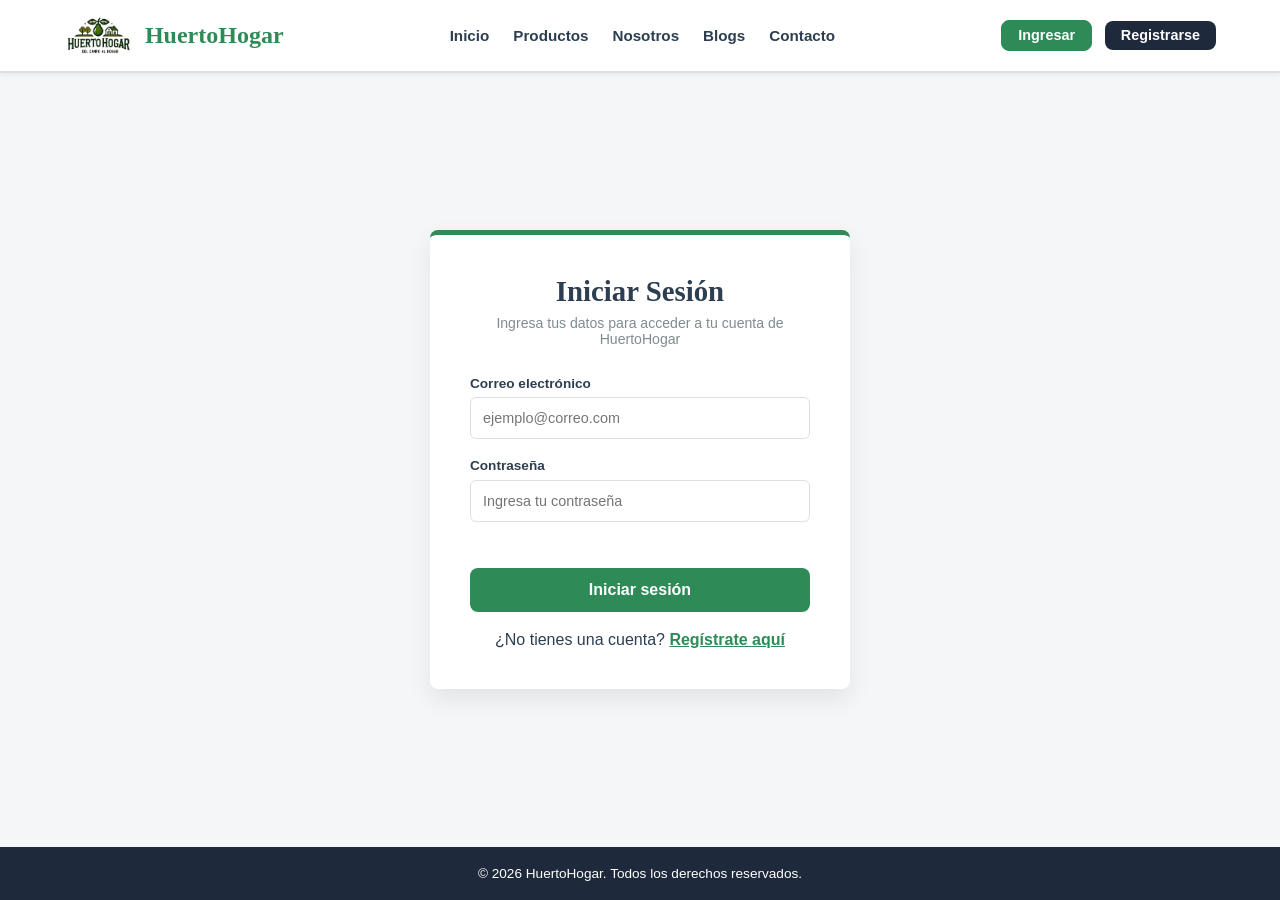
<file: proyecto-semestral/frontend/admin/admin-home.html>
<!DOCTYPE html>
<html lang="es">
<head>
  <meta charset="UTF-8">
  <meta name="viewport" content="width=device-width, initial-scale=1.0">
  <title>Panel Administrativo - HuertoHogar</title>
  <link rel="preconnect" href="https://fonts.googleapis.com">
  <link rel="preconnect" href="https://fonts.gstatic.com" crossorigin>
  <link href="https://fonts.googleapis.com/css2?family=Montserrat:wght@400;600;700&family=Playfair+Display:wght@700&display=swap" rel="stylesheet">
  <link rel="stylesheet" href="../css/styles.css">
</head>
<body>

  
  
  <!-- Sidebar Lateral -->
  <aside class="admin-sidebar">
    <div class="admin-logo">HuertoHogar Admin</div>
    <nav class="admin-nav">
      <a href="admin-home.html" class="activo">Home</a>
      <a href="admin-productos.html">Productos</a>
      <a href="admin-usuarios.html">Usuarios</a>
    </nav>
    <div class="admin-logout">
      <a href="../login.html">Cerrar Sesión</a>
    </div>
  </aside>

  

  <!-- Contenido Principal -->
  <main class="admin-main">
    <header class="admin-header">
      <h2>Panel de Control</h2>
      <span class="admin-user-info">Bienvenido, Administrator</span>
    </header>

    <section class="admin-contenedor">
      <div class="admin-card">
        <h3>Resumen General</h3>
        <p>Selecciona una de las opciones del menú lateral para gestionar los productos o los usuarios de la plataforma.</p>
      </div>

      <div class="admin-grid-resumen">
        <div class="admin-card">
          <h4>Mantenedor de Productos</h4>
          <p>Gestiona el inventario, precios y alertas de stock crítico.</p>
          <a href="admin-productos.html" class="btn-admin" style="display:inline-block; margin-top:1rem;">Ir a Productos</a>
        </div>
        <div class="admin-card">
          <h4>Mantenedor de Usuarios</h4>
          <p>Administra los roles de acceso y datos de los usuarios.</p>
          <a href="admin-usuarios.html" class="btn-admin" style="display:inline-block; margin-top:1rem;">Ir a Usuarios</a>
        </div>
      </div>
    </section>
  </main>

<script src="../js/admin-permisos.js"></script>

</body>
</html>
</file>
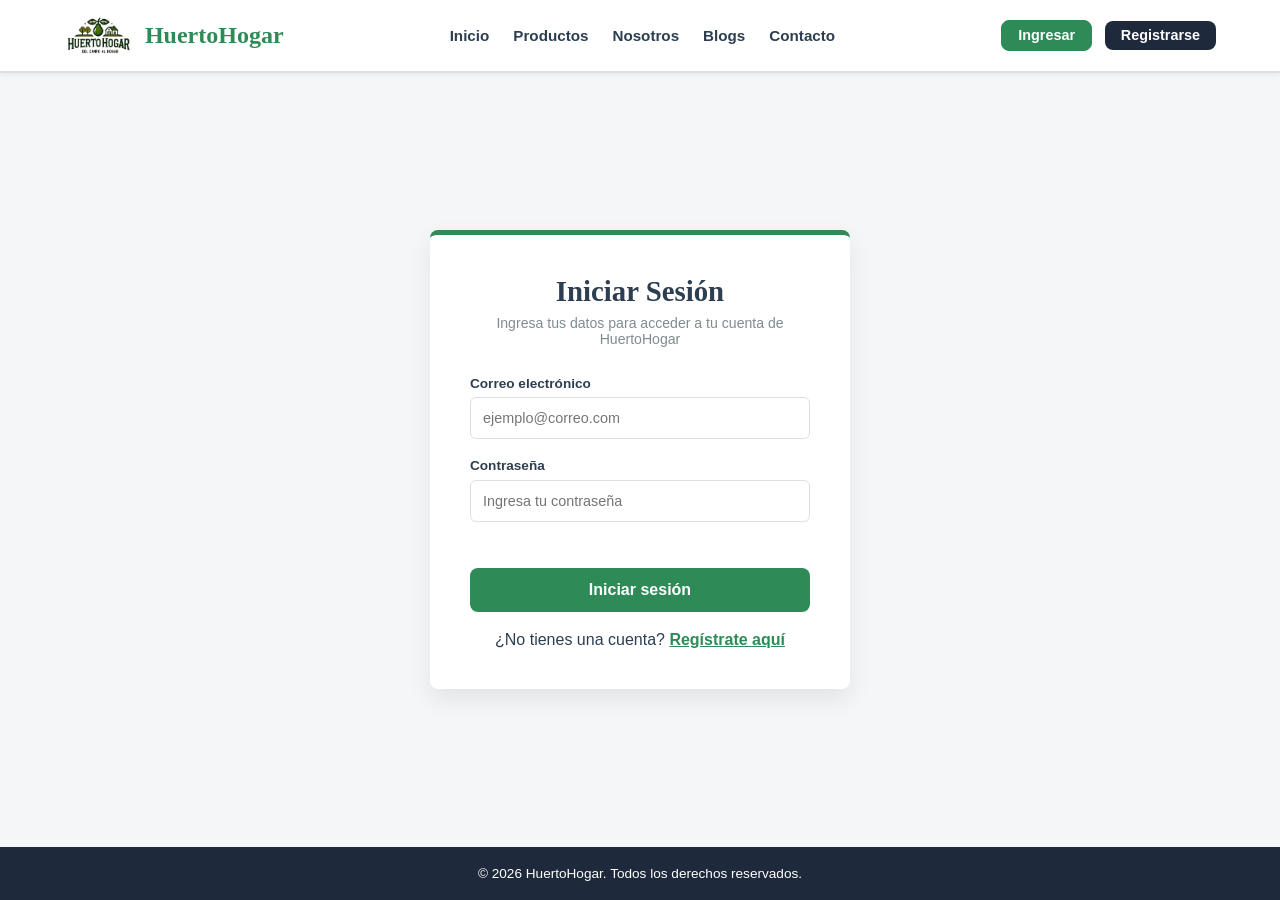
<file: proyecto-semestral/frontend/admin/admin-productos.html>
<!DOCTYPE html>
<html lang="es">
<head>
  <meta charset="UTF-8">
  <meta name="viewport" content="width=device-width, initial-scale=1.0">
  <title>Gestión de Productos - HuertoHogar Admin</title>
  <link rel="preconnect" href="https://fonts.googleapis.com">
  <link rel="preconnect" href="https://fonts.gstatic.com" crossorigin>
  <link href="https://fonts.googleapis.com/css2?family=Montserrat:wght@400;600;700&family=Playfair+Display:wght@700&display=swap" rel="stylesheet">
  <link rel="stylesheet" href="../css/styles.css">
</head>
<body>

  <aside class="admin-sidebar">
    <div class="admin-logo">HuertoHogar Admin</div>
    <nav class="admin-nav">
      <a href="admin-home.html">Dashboard</a>
      <a href="admin-productos.html" class="activo">Productos</a>
      <a href="admin-usuarios.html">Usuarios</a>
    </nav>
    <div class="admin-logout">
      <a href="../login.html">Cerrar Sesión</a>
    </div>
  </aside>

  <main class="admin-main">
    <header class="admin-header">
      <h2>Gestión de Productos</h2>
      <span class="admin-user-info">Administrador</span>
    </header>

    <section class="admin-contenedor">
      <div class="admin-card">
        <h3 id="tituloFormProd">Agregar Producto</h3>
        <form id="formProducto" novalidate>
          <div class="admin-form-grid">
            <div class="campo-form">
              <label for="prodCodigo">Código (Ej. PROD001):</label>
              <input type="text" id="prodCodigo" required>
              <span class="mensaje-error" id="errorCodigo"></span>
            </div>
            <div class="campo-form">
              <label for="prodNombre">Nombre del Producto:</label>
              <input type="text" id="prodNombre" required>
              <span class="mensaje-error" id="errorNombre"></span>
            </div>
            <div class="campo-form">
              <label for="prodPrecio">Precio ($):</label>
              <input type="number" id="prodPrecio" min="1" required>
              <span class="mensaje-error" id="errorPrecio"></span>
            </div>
            <div class="campo-form">
              <label for="prodStock">Stock Inicial:</label>
              <input type="number" id="prodStock" min="0" required>
              <span class="mensaje-error" id="errorStock"></span>
            </div>
          </div>
          <button type="submit" class="btn-admin" id="btnGuardarProd">Guardar Producto</button>
        </form>
      </div>

      <div class="admin-card">
        <h3>Lista de Productos</h3>
        <table class="admin-tabla">
          <thead>
            <tr>
              <th>Código</th>
              <th>Nombre</th>
              <th>Precio</th>
              <th>Stock</th>
              <th>Estado Stock</th>
              <th>Acciones</th>
            </tr>
          </thead>
          <tbody id="tablaProductosBody">
          </tbody>
        </table>
      </div>
    </section>
  </main>

<script src="../js/admin-permisos.js"></script>
<script src="../js/admin-productos.js"></script>


</body>
</html>
</file>
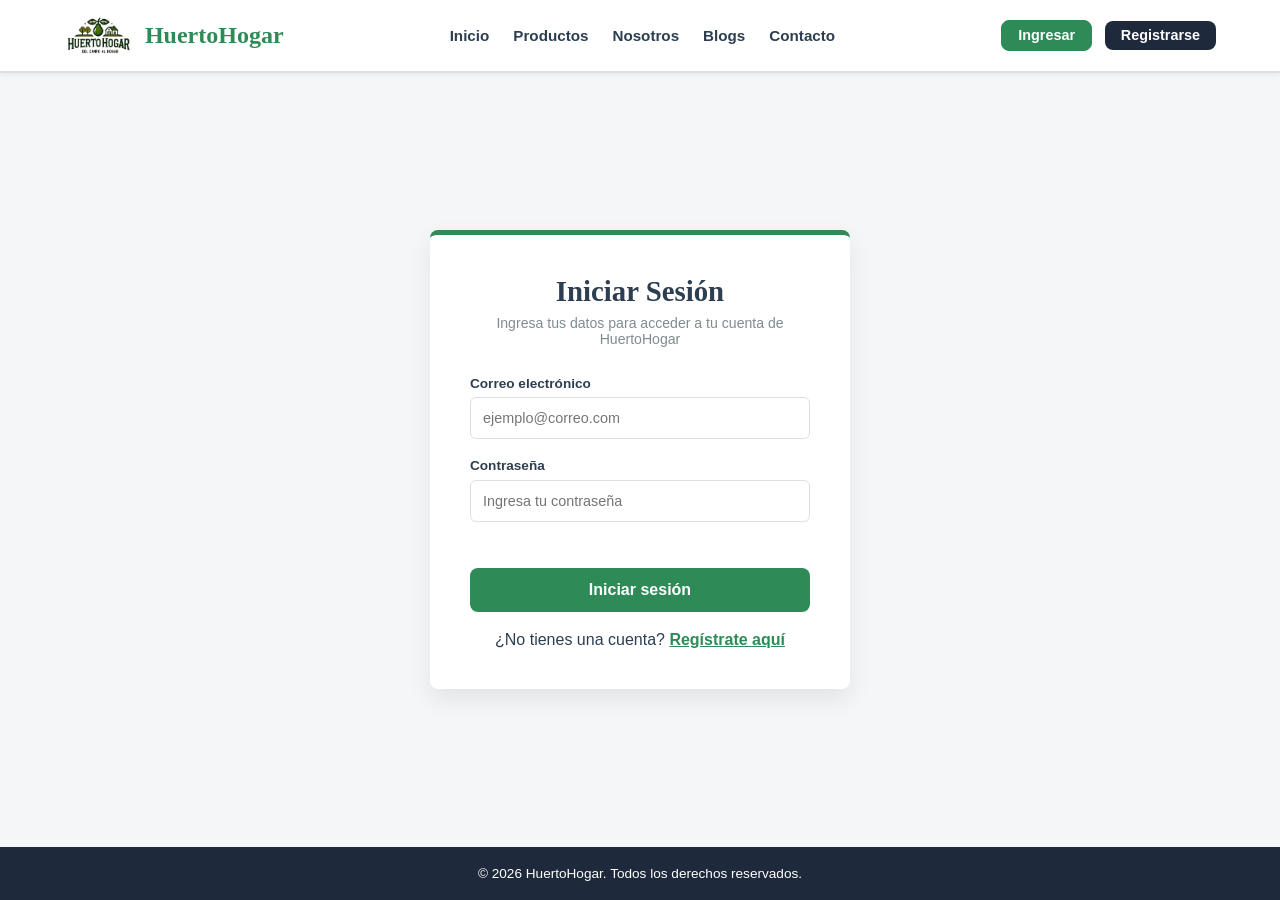
<file: proyecto-semestral/frontend/admin/admin-usuarios.html>
<!DOCTYPE html>
<html lang="es">
<head>
  <meta charset="UTF-8">
  <meta name="viewport" content="width=device-width, initial-scale=1.0">
  <title>Gestión de Usuarios - HuertoHogar Admin</title>
  <link rel="preconnect" href="https://fonts.googleapis.com">
  <link rel="preconnect" href="https://fonts.gstatic.com" crossorigin>
  <link href="https://fonts.googleapis.com/css2?family=Montserrat:wght@400;600;700&family=Playfair+Display:wght@700&display=swap" rel="stylesheet">
  <link rel="stylesheet" href="../css/styles.css">
</head>
<body>

  <aside class="admin-sidebar">
    <div class="admin-logo">HuertoHogar Admin</div>
    <nav class="admin-nav">
      <a href="admin-home.html">Dashboard</a>
      <a href="admin-productos.html">Productos</a>
      <a href="admin-usuarios.html" class="activo">Usuarios</a>
    </nav>
    <div class="admin-logout">
      <a href="../login.html">Cerrar Sesión</a>
    </div>
  </aside>

  <main class="admin-main">
    <header class="admin-header">
      <h2>Gestión de Usuarios</h2>
      <span class="admin-user-info">Administrador</span>
    </header>

    <section class="admin-contenedor">
      <div class="admin-card">
        <h3>Registrar Nuevo Usuario</h3>
        <form id="formUsuario" novalidate>
          <div class="admin-form-grid">
            <div class="campo-form">
              <label for="usrNombre">Nombre Completo:</label>
              <input type="text" id="usrNombre" required>
              <span class="mensaje-error" id="errorUsrNombre"></span>
            </div>
            <div class="campo-form">
              <label for="usrEmail">Correo Electrónico:</label>
              <input type="email" id="usrEmail" placeholder="@duoc.cl, @profesor.duoc.cl o @gmail.com" required>
              <span class="mensaje-error" id="errorUsrEmail"></span>
            </div>
            <div class="campo-form">
              <label for="usrRol">Rol asignado:</label>
              <select id="usrRol">
                <option value="Cliente">Cliente</option>
                <option value="Vendedor">Vendedor</option>
                <option value="Administrador">Administrador</option>
              </select>
            </div>
          </div>
          <button type="submit" class="btn-admin">Registrar Usuario</button>
        </form>
      </div>

      <div class="admin-card">
        <h3>Lista de Usuarios Registrados</h3>
        <table class="admin-tabla">
          <thead>
            <tr>
              <th>Nombre</th>
              <th>Correo Electrónico</th>
              <th>Rol</th>
              <th>Acciones</th>
            </tr>
          </thead>
          <tbody id="tablaUsuariosBody">
          </tbody>
        </table>
      </div>
    </section>
  </main>

<script src="../js/admin-permisos.js"></script>
<script src="../js/admin-usuarios.js"></script>

</body>
</html>
</file>
<file: proyecto-semestral/frontend/css/styles.css>
@import url('https://fonts.googleapis.com/css2?family=Montserrat:wght@400;500;600;700&family=Playfair+Display:wght@500;600;700&display=swap');
@import url(stylesDetalle.css);
@import url(stylesProducto.css);
@import url(admin.css);
@import url(stylesCarrito.css);
@import url(stylesBlogs.css);
@import url(stylesContactos.css);
/* -------------------------
   1. CONFIGURACIÓN GENERAL
   -------------------------*/
/*el * significa de manera general,todos los elementos HTML*/
* {
    margin: 0;
    padding: 0;
    /*Hace que sea más fácil controlar el tamaño de los elementos.*/
    box-sizing: border-box;
}

html {
    /*para desplazamiento suave, de una pagina a otra*/
    scroll-behavior: smooth;
}

body {
    font-family: 'Montserrat', sans-serif;
    background-color: #F7F7F7;
    color: #333333;
    /*Controla el espacio entre las líneas de texto.
     para que no este tan junto, una linea de texto con otra */
    line-height: 1.6;
}



/* ----------------
   2. TIPOGRAFÍA
   ----------------*/
h1,
h2,
h3 {
    font-family: 'Playfair Display', serif;
    color: #8B4513;
}

h1 {
    font-size: 3rem;
    line-height: 1.2;
}

h2 {
    font-size: 2.2rem;
    margin-bottom: 15px;
}

h3 {
    font-size: 1.4rem;
}

p {
    color: #666666;
}


/* ----------
   3. ENLACES
   ---------- */
a {
    text-decoration: none;
    color: #2E8B57;
}

a:hover {
    color: #8B4513;
}


/* ------------------------
   ---HEADER Y NAVEGACIÓN--
   ------------------------ */

header {
    background-color: #FFFFFF;
    border-bottom: 1px solid #E0E0E0;
    position: sticky;
    top: 0;
    z-index: 1000;
}

nav {
    max-width: 1200px;
    margin: 0 auto;
    min-height: 75px;
    padding: 0 25px;
    display: flex;
    align-items: center;
    justify-content: space-between;
}



/* Menú */
.menu {
    list-style: none;

    display: flex;
    align-items: center;
    gap: 25px;
}

.menu a {
    font-weight: 600;
    color: #333333;
    transition: color 0.3s ease;
}

.menu a:hover {
    color: #2E8B57;
}


/* Carrito */
#carrito-link {
    font-weight: 700;
    color: #2E8B57;
}

/* -----------------------
   5. CONTENEDOR PRINCIPAL
   ----------------------- */
main {
    width: 100%;
}


/* -----------------------
   6. SECCIÓN Cuerpo
   ----------------------- */

.cuerpo {
    max-width: 1200px;
    margin: 0 auto;
    padding: 70px 25px;

    display: grid;
    grid-template-columns: 1fr 1fr;
    align-items: center;
    gap: 50px;
}


/* Contenido */

.cuerpo-contenido {
    max-width: 600px;
}

.cuerpo-contenido h1 {
    margin-bottom: 20px;
}

.cuerpo-contenido p {
    font-size: 1.1rem;
    margin-bottom: 30px;
}


/* Imagen */
.cuerpo-imagen {
    width: 100%;
    line-height: 2;
    font-style: italic;
}

.cuerpo-imagen img {
    width: 100%;
    height: 420px;
    object-fit: cover;
    border-radius: 20px;
    box-shadow: 0 8px 25px rgba(0, 0, 0, 0.12);
}


/* -----------------------
   7. BOTONES
   ----------------------- */
.boton {
    display: inline-block;
    padding: 12px 24px;
    background-color: #2E8B57;
    color: #FFFFFF;
    border-radius: 8px;
    font-family: 'Montserrat', sans-serif;
    font-weight: 700;
    transition:
        background-color 0.3s ease,
        transform 0.2s ease;
}

.boton:hover {
    background-color: #8B4513;
    color: #FFFFFF;

    transform: translateY(-2px);
}


/* -----------------------
   8. PRODUCTOS DESTACADOS
   ----------------------- */

.productos-destacados {
    max-width: 1200px;
    margin: 0 auto;
    padding: 70px 25px;
    text-align: center;
}

.descripcion-seccion {
    margin-bottom: 40px;
}


/* Lista de productos */
.lista-productos {
    display: grid;
    grid-template-columns: repeat(3, 1fr);
    gap: 30px;
    margin-bottom: 40px;
}


/* Tarjeta */
.producto {
    background-color: #FFFFFF;
    border-radius: 12px;
    overflow: hidden;
    box-shadow: 0 5px 18px rgba(0, 0, 0, 0.08);
    padding-bottom: 25px;

    /* Permite ordenar el contenido verticalmente */
    display: flex;
    flex-direction: column;

    transition:
        transform 0.3s ease,
        box-shadow 0.3s ease;
}

.producto:hover {
    transform: translateY(-5px);
    box-shadow: 0 10px 25px rgba(0, 0, 0, 0.12);
}


/* Imagen del producto */
.producto img {
    width: 100%;
    height: 220px;
    object-fit: cover;
    display: block;
}


/* Nombre */
.producto h3 {
    margin: 20px 15px 8px;
}


/* Precio */
.precio {
    color: #2E8B57;

    font-size: 1.2rem;
    font-weight: 700;

    margin-bottom: 18px;
}

/* Mantiene todos los botones a la misma altura */
.producto .boton {
    margin-top: auto;
    align-self: center;
}

/* Botón inferior */
.contenedor-boton {
    margin-top: 10px;
}


/* -----------------------
   9. SECCIÓN INFORMACIÓN
   ----------------------- */
.informacion {
    background-color: #FFFFFF;
    padding: 70px 25px;
    text-align: center;
}

.informacion>h2 {
    margin-bottom: 40px;
}


/* Beneficios */
.beneficios {
    max-width: 1200px;
    margin: 0 auto;
    display: grid;
    grid-template-columns: repeat(3, 1fr);
    gap: 30px;
}


/* Tarjeta de beneficio */
.beneficio {
    padding: 30px 20px;
    border-radius: 12px;
    background-color: #F7F7F7;
    border-top: 4px solid #2E8B57;
}

.beneficio h3 {
    margin-bottom: 12px;
}

.beneficio p {
    font-size: 0.95rem;
}

/* -----------------------
   10. PÁGINA PRODUCTOS
   ----------------------- */
.titulo-productos {
    max-width: 1200px;
    margin: 0 auto;
    padding: 60px 25px 30px;
    text-align: center;
}

.titulo-productos p {
    margin-top: 10px;
}

/* -----------------------
   --------FOOTER---------
   ----------------------- */
footer {
    background-color: #2E8B57;
    color: #FFFFFF;
    padding-top: 50px;
}


/* Contenido del footer */
.footer-contenido {
    max-width: 1200px;
    margin: 0 auto;
    padding: 0 25px 40px;
    display: grid;
    grid-template-columns: 2fr 1fr 1fr;
    gap: 50px;
}


/* Títulos del footer */
.footer-seccion h3 {
    color: #F5E6C8;
    margin-bottom: 15px;
}


/* Texto */
.footer-seccion p {
    color: #FFFFFF;
}


/* Listas */
.footer-seccion ul {
    list-style: none;
}

.footer-seccion li {
    margin-bottom: 8px;
}


/* Enlaces */
.footer-seccion a {
    color: #FFFFFF;
    transition: color 0.3s ease;
}

.footer-seccion a:hover {
    color: #FFD700;
}


/* Parte inferior */
.footer-bottom {
    border-top: 1px solid rgba(255, 255, 255, 0.25);
    text-align: center;
    padding: 20px 25px;
}

.footer-bottom p {
    color: #FFFFFF;
    font-size: 0.9rem;
}


/* -----------------------
   11. RESPONSIVE - TABLETS
   ----------------------- */
@media (max-width: 900px) {
    nav {
        flex-direction: column;
        padding-top: 15px;
        padding-bottom: 15px;
        gap: 15px;
    }

    .menu {
        flex-wrap: wrap;
        justify-content: center;
        gap: 15px;
    }

    .cuerpo {
        grid-template-columns: 1fr;
        text-align: center;
        padding-top: 50px;
    }

    .cuerpo-contenido {
        margin: 0 auto;
    }

    .lista-productos {
        grid-template-columns: repeat(2, 1fr);
    }

    .beneficios {
        grid-template-columns: 1fr;
    }

    .footer-contenido {
        grid-template-columns: 1fr 1fr;
    }

    /*Para Productos*/
    .lista-categorias {
        grid-template-columns: repeat(2, 1fr);
    }
}


/* -----------------------
   12. RESPONSIVE - CELULARES
   ----------------------- */
@media (max-width: 600px) {
    nav {
        padding-left: 15px;
        padding-right: 15px;
    }

    .logo {
        font-size: 1.5rem;
    }

    .menu {
        gap: 10px;
        font-size: 0.9rem;
    }

    .cuerpo {
        padding: 40px 15px;
    }

    h1 {
        font-size: 2.2rem;
    }

    h2 {
        font-size: 1.8rem;
    }

    .cuerpo-imagen img {
        height: 280px;
    }

    .productos-destacados {
        padding: 50px 15px;
    }

    .lista-productos {
        grid-template-columns: 1fr;
    }

    .informacion {
        padding: 50px 15px;
    }

    .footer-contenido {
        grid-template-columns: 1fr;
        gap: 30px;
        text-align: center;
    }

    .lista-categorias {
        grid-template-columns: 1fr;
    }
}
</file>
<file: proyecto-semestral/frontend/css/admin.css>
:root {
  --fondo-principal: #F4F6F8;
  --blanco: #FFFFFF;
  --texto-principal: #2C3E50;
  --texto-secundario: #7F8C8D;
  --acento-verde: #2E8B57;
  --acento-hover: #236B43;
  --error: #E74C3C;
  --exito: #27AE60;
  --advertencia: #E67E22;
  --borde-color: #E0E0E0;
  --radio-borde: 8px;
  --sombra: 0 4px 6px rgba(0, 0, 0, 0.05);
  --fuente-titulos: 'Playfair Display', Georgia, serif;
  --fuente-cuerpo: 'Montserrat', sans-serif;
}

* {
  margin: 0;
  padding: 0;
  box-sizing: border-box;
}

body {
  font-family: var(--fuente-cuerpo);
  background-color: var(--fondo-principal);
  color: var(--texto-principal);
  min-height: 100vh;
}

body.body-publico {
  display: flex;
  flex-direction: column;
}



.header-principal {
  background-color: var(--blanco);
  border-bottom: 2px solid var(--borde-color);
  width: 100%;
  position: sticky;
  top: 0;
  z-index: 1000;
  box-shadow: 0 2px 4px rgba(0, 0, 0, 0.05);
}

.header-contenido {
  max-width: 1200px;
  margin: 0 auto;
  padding: 0.8rem 1.5rem;
  display: flex;
  justify-content: space-between;
  align-items: center;
}


.nav-principal {
  display: flex;
  gap: 1.5rem;
  align-items: center;
}

.nav-principal a {
  text-decoration: none;
  color: var(--texto-principal);
  font-weight: 600;
  font-size: 0.95rem;
  transition: color 0.2s ease;
}

.nav-principal a:hover {
  color: var(--acento-verde);
}

.header-acciones {
  display: flex;
  gap: 0.8rem;
  align-items: center;
}

.btn-login {
  text-decoration: none;
  color: var(--acento-verde);
  border: 1px solid var(--acento-verde);
  padding: 0.4rem 1rem;
  border-radius: var(--radio-borde);
  font-weight: 600;
  font-size: 0.9rem;
  transition: all 0.2s ease;
}

.btn-login:hover,
.btn-login.activo {
  background-color: var(--acento-verde);
  color: var(--blanco);
}

.btn-registro {
  text-decoration: none;
  color: var(--blanco);
  background-color: #1E293B;
  padding: 0.4rem 1rem;
  border-radius: var(--radio-borde);
  font-weight: 600;
  font-size: 0.9rem;
  transition: background-color 0.2s ease;
}

.btn-registro:hover {
  background-color: #334155;
}



.admin-sidebar {
  width: 250px;
  background-color: #1E293B;
  color: var(--blanco);
  display: flex;
  flex-direction: column;
  padding: 1.5rem 1rem;
  position: fixed;
  height: 100vh;
  left: 0;
  top: 0;
}

.admin-logo {
  font-family: var(--fuente-titulos);
  font-size: 1.3rem;
  font-weight: 700;
  color: #4ADE80;
  margin-bottom: 2rem;
  text-align: center;
}

.admin-nav {
  display: flex;
  flex-direction: column;
  gap: 0.5rem;
  flex-grow: 1;
}

.admin-nav a {
  color: #94A3B8;
  text-decoration: none;
  padding: 0.75rem 1rem;
  border-radius: var(--radio-borde);
  font-weight: 600;
  transition: all 0.2s ease;
}

.admin-nav a:hover,
.admin-nav a.activo {
  background-color: #334155;
  color: var(--blanco);
}

.admin-logout a {
  color: #F87171;
  text-decoration: none;
  font-weight: 600;
  display: block;
  padding: 0.75rem 1rem;
  border-radius: var(--radio-borde);
}

.admin-logout a:hover {
  background-color: rgba(248, 113, 113, 0.1);
}


/*area tablas*/
.admin-main {
  margin-left: 250px;
  flex-grow: 1;
  padding: 2rem;
}

.admin-header {
  display: flex;
  justify-content: space-between;
  align-items: center;
  margin-bottom: 2rem;
  border-bottom: 2px solid var(--borde-color);
  padding-bottom: 1rem;
}

.admin-header h2 {
  font-family: var(--fuente-titulos);
  font-size: 1.8rem;
  color: var(--texto-principal);
}

.admin-user-info {
  font-weight: 600;
  color: var(--texto-secundario);
}

.admin-contenedor {
  display: flex;
  flex-direction: column;
  gap: 1.5rem;
}

.admin-card {
  background-color: var(--blanco);
  border-radius: var(--radio-borde);
  padding: 1.5rem;
  box-shadow: var(--sombra);
}

.admin-card h3, .admin-card h4 {
  margin-bottom: 1rem;
  color: var(--texto-principal);
}

.admin-grid-resumen {
  display: grid;
  grid-template-columns: repeat(auto-fit, minmax(280px, 1fr));
  gap: 1.5rem;
}

.admin-form-grid {
  display: grid;
  grid-template-columns: repeat(auto-fit, minmax(220px, 1fr));
  gap: 1rem;
  margin-bottom: 1rem;
}

.admin-tabla {
  width: 100%;
  border-collapse: collapse;
  margin-top: 1rem;
}

.admin-tabla th,
.admin-tabla td {
  padding: 0.8rem 1rem;
  text-align: left;
  border-bottom: 1px solid var(--borde-color);
  font-size: 0.9rem;
}

.admin-tabla th {
  background-color: #F8FAFC;
  color: var(--texto-secundario);
  font-weight: 600;
}

.alerta-stock {
  color: var(--error);
  font-weight: 700;
  background-color: #FEE2E2;
  padding: 0.2rem 0.5rem;
  border-radius: 4px;
}


/*campos*/
.campo-form {
  display: flex;
  flex-direction: column;
  gap: 0.3rem;
  width: 100%;
}

.campo-form label {
  font-size: 0.85rem;
  font-weight: 600;
  color: var(--texto-principal);
}

.campo-form input,
.campo-form select {
  width: 100%;
  padding: 0.65rem;
  border: 1px solid var(--borde-color);
  border-radius: 4px;
  font-family: var(--fuente-cuerpo);
  font-size: 0.9rem;
  box-sizing: border-box;
}

.campo-form input:focus,
.campo-form select:focus {
  outline: none;
  border-color: var(--acento-verde);
}


/*vista de autentificacion*/
.seccion-login {
  flex: 1;
  display: flex;
  justify-content: center;
  align-items: center;
  padding: 2.5rem 1rem;
  width: 100%;
}

.card-auth {
  background-color: var(--blanco);
  border-radius: var(--radio-borde);
  box-shadow: 0 10px 25px rgba(0, 0, 0, 0.08);
  padding: 2.5rem;
  width: 100%;
  max-width: 420px;
  border-top: 5px solid var(--acento-verde);
}

.encabezado-auth {
  text-align: center;
  margin-bottom: 1.8rem;
}

.encabezado-auth h2 {
  font-family: var(--fuente-titulos);
  color: var(--texto-principal);
  font-size: 1.8rem;
  margin-bottom: 0.4rem;
}

.encabezado-auth p {
  color: var(--texto-secundario);
  font-size: 0.88rem;
}


/*botones, footer y errores*/
.btn-admin {
  background-color: var(--acento-verde);
  color: var(--blanco);
  border: none;
  padding: 0.6rem 1.2rem;
  border-radius: var(--radio-borde);
  font-weight: 600;
  cursor: pointer;
  text-decoration: none;
  transition: background-color 0.2s ease;
}

.btn-admin:hover {
  background-color: var(--acento-hover);
}

.btn-primario {
  background-color: var(--acento-verde);
  color: var(--blanco);
  border: none;
  padding: 0.8rem 1.5rem;
  font-family: var(--fuente-cuerpo);
  font-size: 1rem;
  font-weight: 600;
  border-radius: var(--radio-borde);
  cursor: pointer;
  width: 100%;
  margin-top: 1.2rem;
  transition: background-color 0.3s ease;
}

.btn-primario:hover {
  background-color: var(--acento-hover);
}

.btn-eliminar {
  background-color: var(--error);
  color: var(--blanco);
  border: none;
  padding: 0.3rem 0.6rem;
  border-radius: 4px;
  cursor: pointer;
  font-size: 0.8rem;
}

.btn-eliminar:hover {
  background-color: #C0392B;
}

.mensaje-error {
  color: var(--error);
  font-size: 0.78rem;
  margin-top: 0.25rem;
  display: block;
  min-height: 1.2rem;
  font-weight: 600;
}

.feedback-container {
  padding: 0.75rem;
  border-radius: 5px;
  font-size: 0.85rem;
  text-align: center;
  display: none;
  margin-top: 1rem;
  font-weight: 600;
}

.feedback-container.error {
  display: block;
  background-color: #FEE2E2;
  color: #991B1B;
  border: 1px solid #FCA5A5;
}

.feedback-container.exito {
  display: block;
  background-color: #DCFCE7;
  color: #166534;
  border: 1px solid #86EFAC;
}

.footer-principal {
  background-color: #1E293B;
  color: var(--blanco);
  padding: 1.2rem 0;
  width: 100%;
  margin-top: auto;
}

.footer-contenido {
  text-align: center;
  font-size: 0.85rem;
}


/*LOGIN, pagina publica e inicio de sesion*/


body.body-publico {
  display: flex;
  flex-direction: column;
  min-height: 100vh;
  margin: 0;
  padding: 0;
}

/* Header principal y navegación */
.header-principal {
  background-color: var(--blanco, #ffffff);
  border-bottom: 2px solid var(--borde-color, #e2e8f0);
  width: 100%;
  position: sticky;
  top: 0;
  z-index: 1000;
  box-shadow: 0 2px 4px rgba(0, 0, 0, 0.05);
}

.header-contenido {
  max-width: 1200px;
  margin: 0 auto;
  padding: 0.8rem 1.5rem;
  display: flex;
  justify-content: space-between;
  align-items: center;
}

.logo-link {
  display: flex;
  align-items: center;
  gap: 0.6rem;
  text-decoration: none;
}

.img-logo {
  max-height: 45px;
  width: auto;
  object-fit: contain;
  display: block;
}

.logo-texto {
  font-family: var(--fuente-titulos, Georgia, serif);
  font-size: 1.5rem;
  font-weight: 700;
  color: var(--acento-verde, #2E8B57);
}

.logo-link:hover .logo-texto {
    color: #8B4513;
}

.nav-principal {
  display: flex;
  gap: 1.5rem;
  align-items: center;
}

.nav-principal a {
  text-decoration: none;
  color: var(--texto-principal, #2C3E50);
  font-weight: 600;
  font-size: 0.95rem;
  transition: color 0.2s ease;
}

.nav-principal a:hover {
  color: var(--acento-verde, #2E8B57);
}

.header-acciones {
  display: flex;
  gap: 0.8rem;
  align-items: center;
}

.btn-login {
  text-decoration: none;
  color: var(--acento-verde, #2E8B57);
  border: 1px solid var(--acento-verde, #2E8B57);
  padding: 0.4rem 1rem;
  border-radius: var(--radio-borde, 8px);
  font-weight: 600;
  font-size: 0.9rem;
  transition: all 0.2s ease;
}

.btn-login:hover,
.btn-login.activo {
  background-color: var(--acento-verde, #2E8B57);
  color: var(--blanco, #ffffff);
}

.btn-registro {
  text-decoration: none;
  color: var(--blanco, #ffffff);
  background-color: #1E293B;
  padding: 0.4rem 1rem;
  border-radius: var(--radio-borde, 8px);
  font-weight: 600;
  font-size: 0.9rem;
  transition: background-color 0.2s ease;
}

.btn-registro:hover {
  background-color: #334155;
}

/* Contenedor centralizado para la tarjeta */
.seccion-login {
  flex: 1;
  display: flex;
  justify-content: center;
  align-items: center;
  padding: 2.5rem 1rem;
  width: 100%;
}

.card-auth {
  background-color: var(--blanco, #ffffff);
  border-radius: var(--radio-borde, 8px);
  box-shadow: 0 10px 25px rgba(0, 0, 0, 0.08);
  padding: 2.5rem;
  width: 100%;
  max-width: 420px;
  border-top: 5px solid var(--acento-verde, #2E8B57);
  box-sizing: border-box;
}

.encabezado-auth {
  text-align: center;
  margin-bottom: 1.8rem;
}

.encabezado-auth h2 {
  font-family: var(--fuente-titulos, Georgia, serif);
  color: var(--texto-principal, #2C3E50);
  font-size: 1.8rem;
  margin-bottom: 0.4rem;
}

.encabezado-auth p {
  color: var(--texto-secundario, #7F8C8D);
  font-size: 0.88rem;
}

/* Campos del Formulario */
.campo-form {
  display: flex;
  flex-direction: column;
  gap: 0.4rem;
  margin-bottom: 1.2rem;
  width: 100%;
}

.campo-form label {
  font-size: 0.85rem;
  font-weight: 600;
  color: var(--texto-principal, #2C3E50);
}

.campo-form input {
  width: 100%;
  padding: 0.75rem;
  border: 1px solid var(--borde-color, #E0E0E0);
  border-radius: 6px;
  font-family: var(--fuente-cuerpo, sans-serif);
  font-size: 0.9rem;
  box-sizing: border-box;
}

.campo-form input:focus {
  outline: none;
  border-color: var(--acento-verde, #2E8B57);
}

/* Botón principal del formulario */
.btn-primario {
  background-color: var(--acento-verde, #2E8B57);
  color: var(--blanco, #ffffff);
  border: none;
  padding: 0.8rem 1.5rem;
  font-family: var(--fuente-cuerpo, sans-serif);
  font-size: 1rem;
  font-weight: 600;
  border-radius: var(--radio-borde, 8px);
  cursor: pointer;
  width: 100%;
  margin-top: 0.5rem;
  transition: background-color 0.3s ease;
}

.btn-primario:hover {
  background-color: var(--acento-hover, #236B43);
}

.mensaje-error {
  color: var(--error, #E74C3C);
  font-size: 0.8rem;
  font-weight: 600;
  margin-top: 0.2rem;
  min-height: 1.2rem;
}

/* Footer de la página pública */
.footer-principal {
  background-color: #1E293B;
  color: var(--blanco, #ffffff);
  padding: 1.2rem 0;
  width: 100%;
  margin-top: auto;
}

.footer-contenido {
  text-align: center;
  font-size: 0.85rem;
}
</file>
